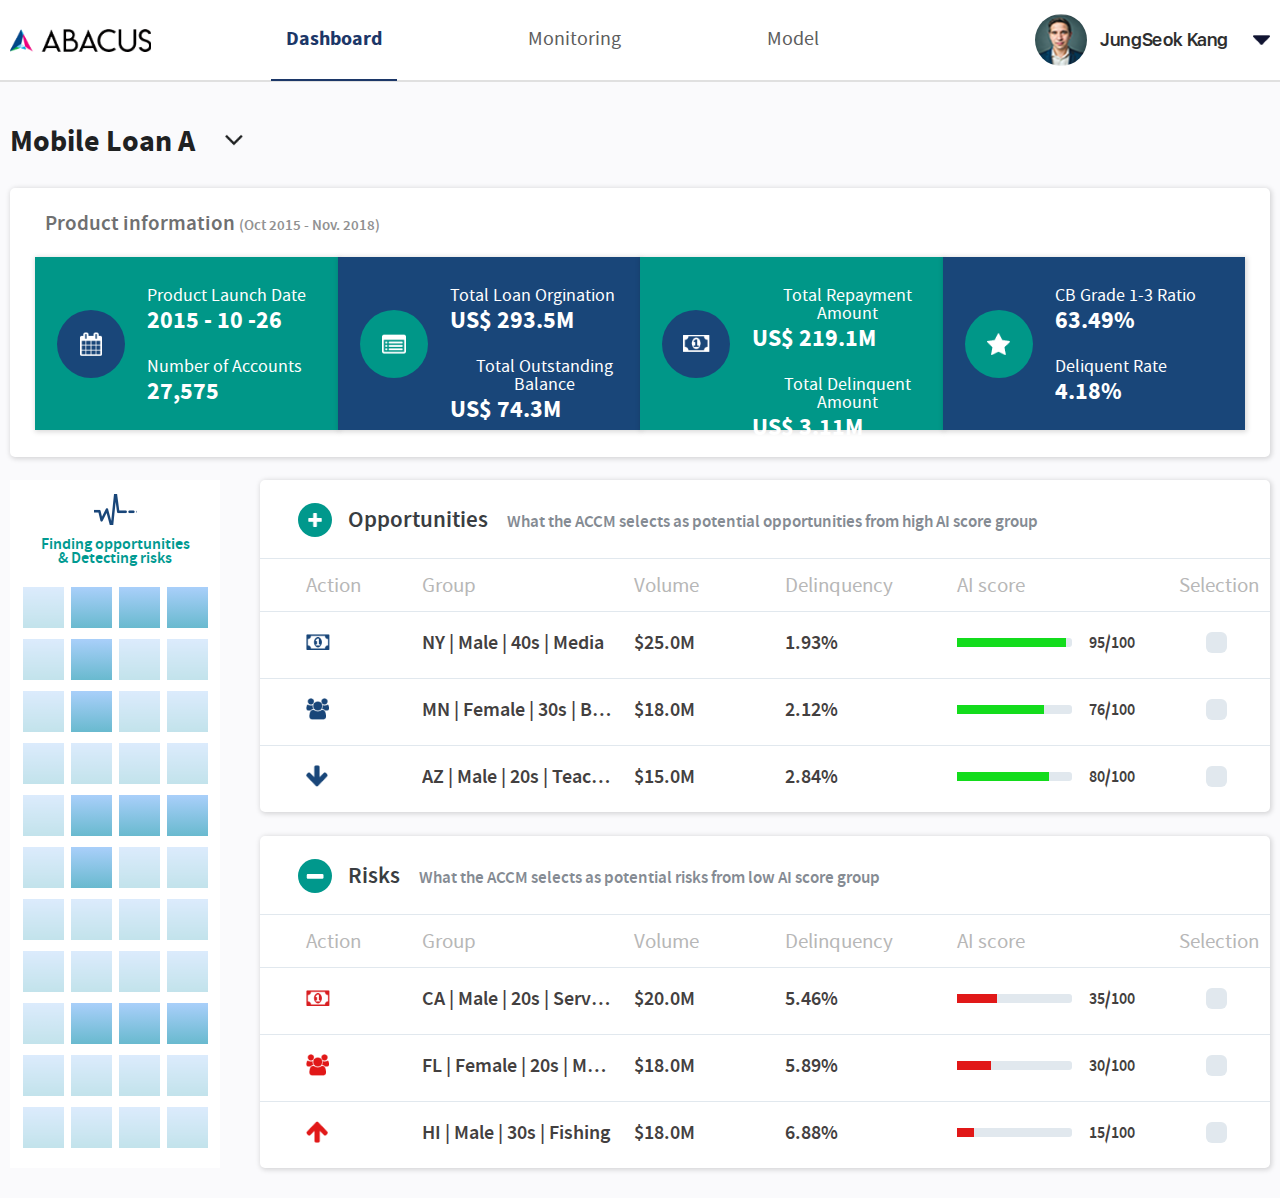
<file: index.html>
<!DOCTYPE html>
<html>
<head>
	<meta charset="UTF-8">
	<meta name="viewport" content="width=device-width, initial-scale=1.0">

	<link rel="shortcut icon" href="favicon.ico" type="image/x-icon">

	<meta name="format-detection" content="telephone=no">
	<meta http-equiv="X-UA-Compatible" content="IE=edge">

	<link rel="stylesheet" href="https://use.fontawesome.com/releases/v5.5.0/css/all.css" integrity="sha384-B4dIYHKNBt8Bc12p+WXckhzcICo0wtJAoU8YZTY5qE0Id1GSseTk6S+L3BlXeVIU"
	 crossorigin="anonymous">
	<link rel="stylesheet" href="css/main.css">

	<title>Aizen</title>
</head>

<body>
	<div class="app">
		<!--Header-->
		<header class="header">
			<div class="container">
				<div class="header-info">
					<a href="#" class="logo"></a>
					<nav class="header-nav">
						<ul>
							<li class="active-item">
								<a href="#">Dashboard</a>
							</li>
							<li>
								<a href="#">Monitoring</a>
							</li>
							<li>
								<a href="#">Model</a>
							</li>
						</ul>
					</nav>
				</div>
				<div class="header-user">
					<span class="header-user_icon"></span>
					<span class="header-user_name">JungSeok Kang</span>
					<button class="header-user_drop-icon"></button>
				</div>
			</div>
		</header>

		<!--wr-content-title -->
		<section class="wr-content-title">
			<div class="container">
				<div class="content-title-select">
					<select>
						<option value="Mobile Loan A">Mobile Loan A</option>
						<option value="Mobile Loan B">Mobile Loan B</option>
						<option value="Mobile Loan C">Mobile Loan C</option>
					</select>
				</div>				
			</div>
		</section>

		<!--wr-product-info -->
		<section class="wr-product-info">
			<div class="container">
				<div class="product-info block-style">
					<p class="product-info_title">Product information <span>(Oct 2015 - Nov. 2018)</span></p>
					<div class="product-info_cards">
						<div class="product-info_card product-info_card-green">
							<div class="card-icon card-icon-calendar"></div>
							<div class="card-info-block">
									<div class="card-info">
										<span class="card-info_title">Product Launch Date</span>
										<span class="card-info_content">2015 - 10 -26</span>
									</div>
									<div class="card-info">
										<span class="card-info_title">Number of Accounts</span>
										<span class="card-info_content">27,575</span>
									</div>
							</div>
						</div>
						<div class="product-info_card product-info_card-blue">
							<div class="card-icon card-icon-list"></div>
							<div class="card-info-block">
									<div class="card-info">
										<span class="card-info_title">Total Loan Orgination</span>
										<span class="card-info_content">US$ 293.5M</span>
									</div>
									<div class="card-info">
										<span class="card-info_title">Total Outstanding Balance</span>
										<span class="card-info_content">US$ 74.3M</span>
									</div>
							</div>
						</div>
						<div class="product-info_card product-info_card-green">
							<div class="card-icon card-icon-money"></div>
							<div class="card-info-block">
									<div class="card-info">
										<span class="card-info_title">Total Repayment Amount</span>
										<span class="card-info_content">US$ 219.1M</span>
									</div>
									<div class="card-info">
										<span class="card-info_title">Total Delinquent Amount</span>
										<span class="card-info_content">US$ 3.11M</span>
									</div>
							</div>
						</div>
						<div class="product-info_card product-info_card-blue">
							<div class="card-icon card-icon-star"></div>
							<div class="card-info-block">
									<div class="card-info">
										<span class="card-info_title">CB Grade 1-3 Ratio</span>
										<span class="card-info_content">63.49%</span>
									</div>
									<div class="card-info">
										<span class="card-info_title">Deliquent Rate</span>
										<span class="card-info_content">4.18%</span>
									</div>
							</div>
						</div>
					</div>
				</div>
			</div>
		</section>

		<!--wr-OpportunityRisks -->
		<section class="wr-OpportunityRisks">
			<div class="container">
				<div class="opportunityRisks-preview">
					<span class="preview-icon"></span>
					<span class="preview-title">Finding opportunities & Detecting risks</span>
					<div class="preview-animation">
						<span class="green-square"></span>
						<span class="blue-square"></span>
						<span class="blue-square"></span>
						<span class="blue-square"></span>
						
						<span></span>
						<span class="blue-square"></span>
						<span class="green-square delay1"></span>
						<span class="green-square delay2"></span>
						
						<span></span>
						<span class="blue-square"></span>
						<span></span>
						<span></span>
						
						<span></span>
						<span class="green-square"></span>
						<span></span>
						<span></span>
						
						<span></span>
						<span class="blue-square"></span>
						<span class="blue-square"></span>
						<span class="blue-square"></span>
						
						<span></span>
						<span class="blue-square"></span>
						<span class="green-square delay2"></span>
						<span class="green-square delay1"></span>
						
						<span></span>
						<span></span>
						<span></span>
						<span></span>
						
						<span class="red-square delay1"></span>
						<span></span>
						<span></span>
						<span></span>
						
						<span></span>
						<span class="blue-square"></span>
						<span class="blue-square"></span>
						<span class="blue-square"></span>
						
						<span></span>
						<span class="red-square"></span>
						<span></span>
						<span></span>
						
						<span></span>
						<span></span>
						<span></span>
						<span></span>
					</div>
				</div>
				<div class="opportunityRisks-tables">
					<div class="table-block block-style opportunity">
						<div class="table-block_header">
							<div class="table-block_header-name opportunity">
								<span class="table-block_header-name-icon"></span>
								<span class="table-block_header-name-title">Opportunities</span>
							</div>
							<span class="table-block_header-title">What the ACCM selects as potential opportunities from high AI score group</span>
						</div>
						<table class="table table-opportunity">
							<tr>
								<th class="table_action">Action</th>
								<th class="table_group">Group</th> 
								<th class="table_volume">Volume</th>
								<th class="table_delinquency">Delinquency</th> 
								<th class="table_score">AI score</th>
								<th class="table_selection">Selection</th> 
							</tr>
							<tr>
								<td class="table_action">
									<img class="icon-money" src="./images/icon-money-table-plus.png" alt="">
								</td>
								<td class="table_group">NY | Male | 40s | Media</td> 
								<td class="table_volume">$25.0M</td>
								<td class="table_delinquency">1.93%</td>
								<td class="table_score">
									<div>
										<span class="table_score-percent first-value"></span>
										<span class="table_score-value">95/100</span>
									</div>
								</td> 
								<td class="table_selection">
									<div class="table_selection-checkbox">									
										<label>
											<input type="checkbox">
											<span></span>
										</label>
									</div>
								</td>
							</tr>
							<tr>
								<td class="table_action">
									<img class="icon-people" src="./images/icon-people-plus.png" alt="">
								</td>
								<td class="table_group">MN | Female | 30s | Business</td>
								<td class="table_volume">$18.0M</td> 							
								<td class="table_delinquency">2.12%</td> 
								<td class="table_score">
									<div>
										<span class="table_score-percent second-value"></span>
										<span class="table_score-value">76/100</span>
									</div></td> 
								<td class="table_selection">
									<div class="table_selection-checkbox">									
										<label>
												<input type="checkbox">
												<span></span>
										</label>
									</div>
								</td>
							</tr>
							<tr>
								<td class="table_action">
									<img class="icon-arrow-down" src="./images/icon-arrow-down-plus.png" alt="">
								</td>
								<td class="table_group">AZ | Male | 20s | Teaching</td>
								<td class="table_volume">$15.0M</td> 							
								<td class="table_delinquency">2.84%</td> 
								<td class="table_score">
									<div>
										<span class="table_score-percent third-value"></span>
										<span class="table_score-value">80/100</span>
									</div>
								</td> 
								<td class="table_selection">
									<div class="table_selection-checkbox">									
										<label>
											<input type="checkbox">
											<span></span>
										</label>
									</div>
								</td>
							</tr>
						</table>
					</div>
					<div class="table-block block-style risk">
						<div class="table-block_header">
							<div class="table-block_header-name opportunity">
								<span class="table-block_header-name-icon"></span>
								<span class="table-block_header-name-title">Risks</span>
							</div>
							<span class="table-block_header-title">What the ACCM selects as potential risks from low AI score group</span>
						</div>
						<table class="table table-risks">
							<tr>
								<th class="table_action">Action</th>
								<th class="table_group">Group</th> 
								<th class="table_volume">Volume</th>
								<th class="table_delinquency">Delinquency</th> 
								<th class="table_score">AI score</th>
								<th class="table_selection">Selection</th> 
							</tr>
							<tr>
								<td class="table_action">
									<img class="icon-money" src="./images/icon-money-table-minus.png" alt="">
								</td>
								<td class="table_group">CA | Male | 20s | Service</td> 
								<td class="table_volume">$20.0M</td>
								<td class="table_delinquency">5.46%</td>
								<td class="table_score">
									<div>
										<span class="table_score-percent first-value"></span>
										<span class="table_score-value">35/100</span>
									</div>
								</td> 
								<td class="table_selection">
									<div class="table_selection-checkbox">									
										<label>
											<input type="checkbox">
											<span></span>
										</label>
									</div>
								</td>
							</tr>
							<tr>
								<td class="table_action">
									<img class="icon-people" src="./images/icon-people-minus.png" alt="">
								</td>
								<td class="table_group">FL | Female | 20s | Medical</td>
								<td class="table_volume">$18.0M</td> 							
								<td class="table_delinquency">5.89%</td> 
								<td class="table_score">
									<div>
										<span class="table_score-percent second-value"></span>
										<span class="table_score-value">30/100</span>
									</div></td> 
								<td class="table_selection">
									<div class="table_selection-checkbox">									
										<label>
												<input type="checkbox">
												<span></span>
										</label>
									</div>
								</td>
							</tr>
							<tr>
									<td class="table_action">
										<img class="icon-arrow-down" src="./images/icon-arrow-up-minus.png" alt="">
									</td>
									<td class="table_group">HI | Male | 30s | Fishing</td>
									<td class="table_volume">$18.0M</td> 							
									<td class="table_delinquency">6.88%</td> 
									<td class="table_score">
										<div>
											<span class="table_score-percent third-value"></span>
											<span class="table_score-value">15/100</span>
										</div>
									</td> 
									<td class="table_selection">
										<div class="table_selection-checkbox">									
											<label>
												<input type="checkbox">
												<span></span>
											</label>
										</div>
									</td>
								</tr>
						</table>
					</div>
				</div>
			</div>
		</section>

		<!--wr-observ-period -->
		<section class="wr-observ-period head-page">
			<div class="container">
				<div class="observ-period">
					<div class="observ-period_content">
						<p>
							<span>If applies all,</span>
							<span>+14% PROJECTED NET INCOME</span>
							<span>vs. status-quo</span>
						</p>
						<a href="./index1-1.html">Explore More</a>
					</div>						
				</div>
			</div>
		</section>
	</div>

	<!-- JS -->
	<script type="text/javascript" src="js/main.js"></script>

</body>

</html>
</file>
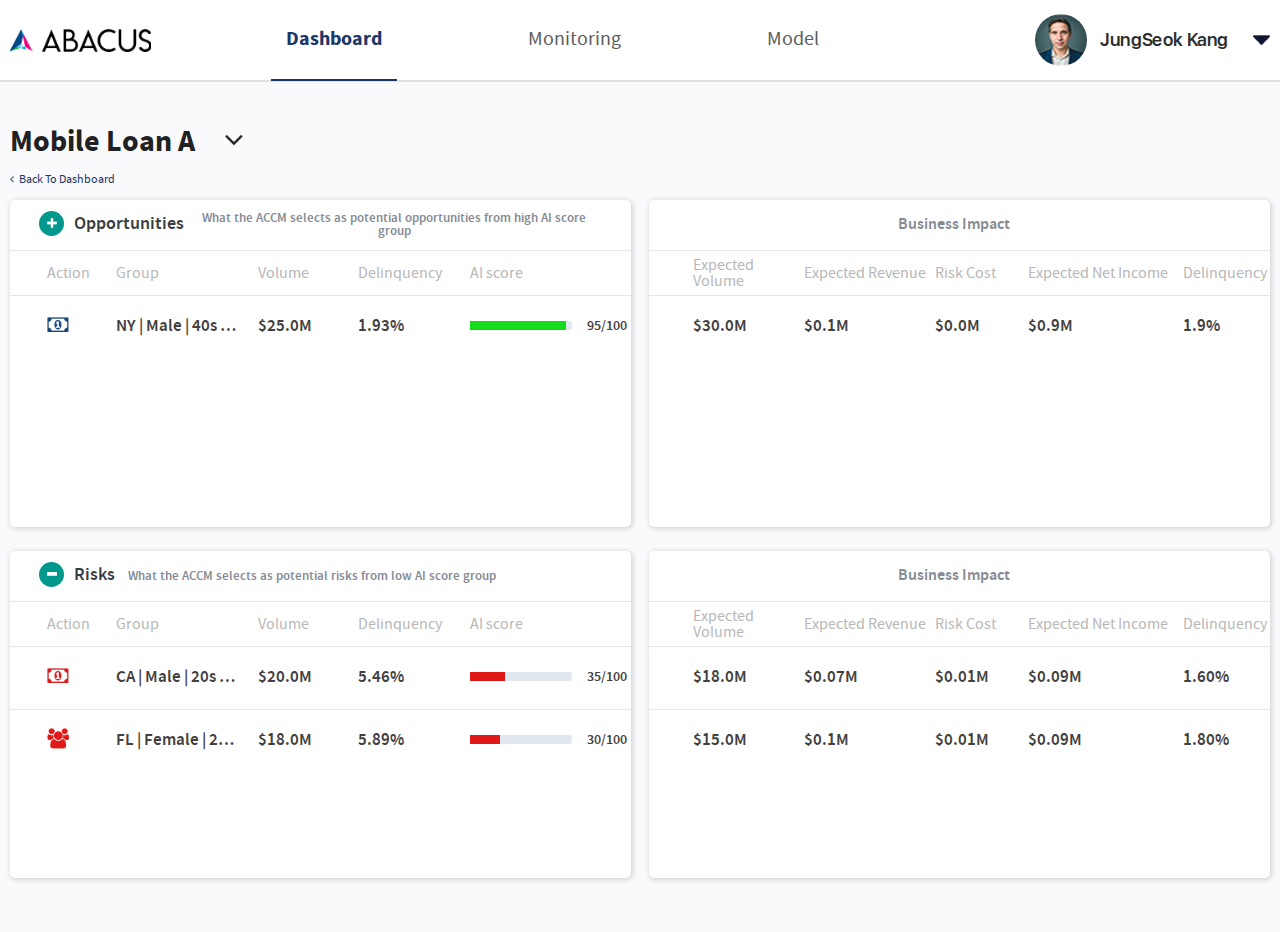
<file: index1-1.html>
<!DOCTYPE html>
<html>
<head>
	<meta charset="UTF-8">
	<meta name="viewport" content="width=device-width, initial-scale=1.0">

	<link rel="shortcut icon" href="favicon.ico" type="image/x-icon">

	<meta name="format-detection" content="telephone=no">
	<meta http-equiv="X-UA-Compatible" content="IE=edge">

	<link rel="stylesheet" href="https://use.fontawesome.com/releases/v5.5.0/css/all.css" integrity="sha384-B4dIYHKNBt8Bc12p+WXckhzcICo0wtJAoU8YZTY5qE0Id1GSseTk6S+L3BlXeVIU"
	 crossorigin="anonymous">
	<link rel="stylesheet" href="css/main.css">

	<title>Aizen - Transition Page</title>
</head>

<body>
	<div class="app">
		<!--Header-->
		<header class="header">
			<div class="container">
				<div class="header-info">
					<a href="#" class="logo"></a>
					<nav class="header-nav">
						<ul>
							<li class="active-item">
								<a href="#">Dashboard</a>
							</li>
							<li>
								<a href="#">Monitoring</a>
							</li>
							<li>
								<a href="#">Model</a>
							</li>
						</ul>
					</nav>
				</div>
				<div class="header-user">
					<span class="header-user_icon"></span>
					<span class="header-user_name">JungSeok Kang</span>
					<button class="header-user_drop-icon"></button>
				</div>
			</div>
		</header>

		<!--wr-content-title -->
		<section class="wr-content-title">
			<div class="container">
				<div class="content-title-select">
					<select>
						<option value="Mobile Loan A">Mobile Loan A</option>
						<option value="Mobile Loan B">Mobile Loan B</option>
						<option value="Mobile Loan C">Mobile Loan C</option>
					</select>					
				</div>
				<a href="./index.html">Back To Dashboard</a>
			</div>
		</section>

		<!--wr-OpportunityRisks -->
		<section class="wr-OpportunityRisks small-tables second-page">
			<div class="container">
				<div class="opportunityRisks-tables" id="table1">
					<div class="table-block block-style opportunity">
						<div class="table-block_header">
							<div class="table-block_header-name opportunity">
								<span class="table-block_header-name-icon"></span>
								<span class="table-block_header-name-title">Opportunities</span>
							</div>
							<span class="table-block_header-title">What the ACCM selects as potential opportunities from high AI score group</span>
						</div>
						<table class="table table-opportunity">
							<tr>
								<th class="table_action">Action</th>
								<th class="table_group">Group</th> 
								<th class="table_volume">Volume</th>
								<th class="table_delinquency">Delinquency</th> 
								<th class="table_score">AI score</th>
							</tr>
							<tr data-url="./step1.html">
								<td class="table_action">
									<img src="./images/icon-money-table-plus.png" alt="">
								</td>
								<td class="table_group">
									<a href="./step1.html">NY | Male | 40s | Media</a>									
								</td> 
								<td class="table_volume">$25.0M</td>
								<td class="table_delinquency">1.93%</td>
								<td class="table_score">
									<div>
										<span class="table_score-percent first-value"></span>
										<span class="table_score-value">95/100</span>
									</div>
								</td>
							</tr>
						</table>
					</div>
					<div class="table-block block-style default-table">
						<div class="table-block_header">
							<span class="table-block_header-title">Business Impact</span>
						</div>
						<table class="table table-risks">
							<tr>
								<th class="table_expected-volume">Expected Volume</th>
								<th class="table_expected-revenue">Expected Revenue</th> 
								<th class="table_risk-cost">Risk Cost</th>
								<th class="table_expected-net-income">Expected Net Income</th>
								<th class="table_delinquency">Delinquency</th> 
							</tr>
							<tr data-url="./step1.html">
								<td class="table_expected-volume">$30.0M</td>
								<td class="table_expected-revenue">$0.1M</td> 
								<td class="table_risk-cost">$0.0M</td>
								<td class="table_expected-net-income">$0.9M</td>
								<td class="table_delinquency">1.9%</td>
							</tr>
						</table>
					</div>
				</div>
			</div>
		</section>

		<!--wr-OpportunityRisks -->
		<section class="wr-OpportunityRisks small-tables second-page">
			<div class="container">
				<div class="opportunityRisks-tables" id="table2">
					<div class="table-block block-style risk">
						<div class="table-block_header">
							<div class="table-block_header-name opportunity">
								<span class="table-block_header-name-icon"></span>
								<span class="table-block_header-name-title">Risks</span>
							</div>
							<span class="table-block_header-title">What the ACCM selects as potential risks from low AI score group</span>
						</div>
						<table class="table table-risks">
							<tr>
								<th class="table_action">Action</th>
								<th class="table_group">Group</th> 
								<th class="table_volume">Volume</th>
								<th class="table_delinquency">Delinquency</th> 
								<th class="table_score">AI score</th>
							</tr>
							<tr data-url="./step1.html">
								<td class="table_action">
									<img src="./images/icon-money-table-minus.png" alt="">
								</td>
								<td class="table_group">CA | Male | 20s | Service</td> 
								<td class="table_volume">$20.0M</td>
								<td class="table_delinquency">5.46%</td>
								<td class="table_score">
									<div>
										<span class="table_score-percent first-value"></span>
										<span class="table_score-value">35/100</span>
									</div>
								</td>
							</tr>
							<tr data-url="./step1.html">
								<td class="table_action">
									<img src="./images/icon-people-minus.png" alt="">
								</td>
								<td class="table_group">FL | Female | 20s | Medical</td>
								<td class="table_volume">$18.0M</td> 							
								<td class="table_delinquency">5.89%</td> 
								<td class="table_score">
									<div>
										<span class="table_score-percent second-value"></span>
										<span class="table_score-value">30/100</span>
									</div>
								</td>
							</tr>
						</table>
					</div>
					<div class="table-block block-style default-table">
						<div class="table-block_header">
							<span class="table-block_header-title">Business Impact</span>
						</div>
						<table class="table table-risks">
							<tr>
								<th class="table_expected-volume">Expected Volume</th>
								<th class="table_expected-revenue">Expected Revenue</th> 
								<th class="table_risk-cost">Risk Cost</th>
								<th class="table_expected-net-income">Expected Net Income</th>
								<th class="table_delinquency">Delinquency</th> 
							</tr>
							<tr data-url="./step1.html">
								<td class="table_expected-volume">$18.0M</td>
								<td class="table_expected-revenue">$0.07M</td> 
								<td class="table_risk-cost">$0.01M</td>
								<td class="table_expected-net-income">$0.09M</td>
								<td class="table_delinquency">1.60%</td>
							</tr>
							<tr data-url="./step1.html">
								<td class="table_expected-volume">$15.0M</td>
								<td class="table_expected-revenue">$0.1M</td> 
								<td class="table_risk-cost">$0.01M</td>
								<td class="table_expected-net-income">$0.09M</td>
								<td class="table_delinquency">1.80%</td>
							</tr>
						</table>
					</div>
				</div>
			</div>
		</section>
	</div>

	<!-- JS -->
	<script type="text/javascript" src="js/jquery-3.3.1.min.js"></script>
	<script type="text/javascript" src="js/transitionPage.js"></script>
	<script type="text/javascript" src="js/hoverRowTables.js"></script>

</body>

</html>
</file>
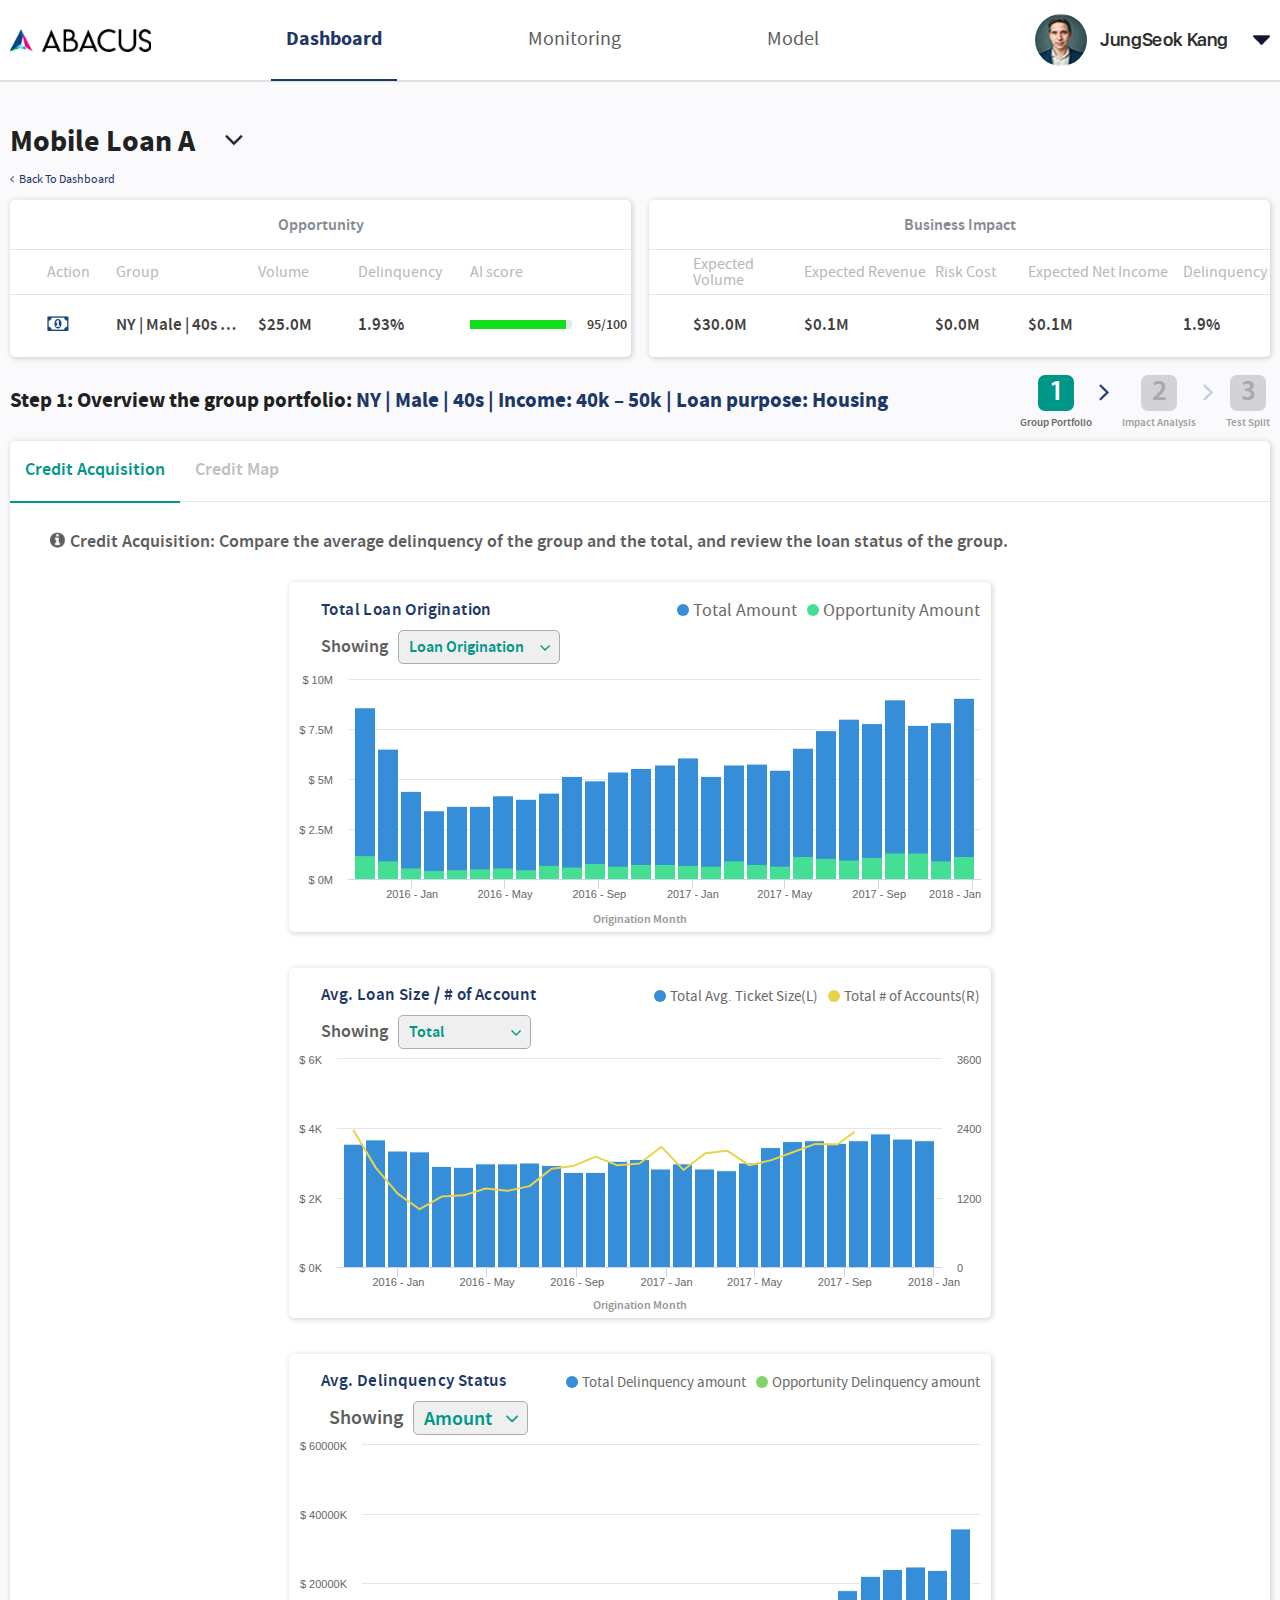
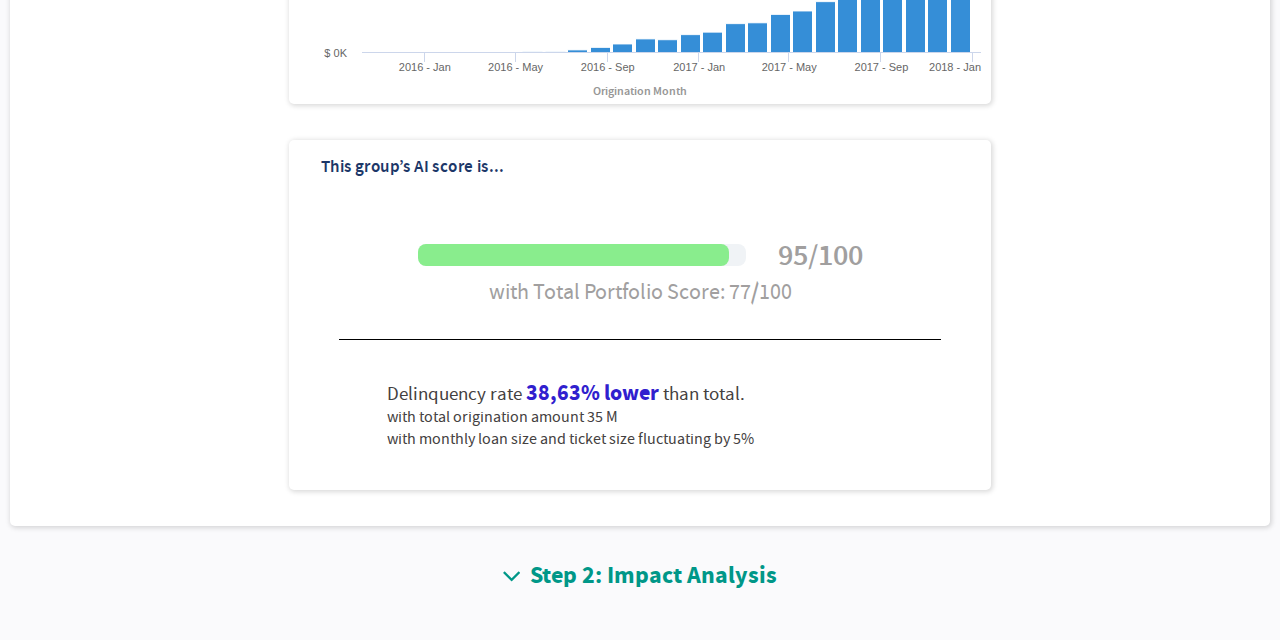
<file: step1.html>
<!DOCTYPE html>
<html>
<head>
	<meta charset="UTF-8">
	<meta name="viewport" content="width=device-width, initial-scale=1.0">

	<link rel="shortcut icon" href="favicon.ico" type="image/x-icon">

	<meta name="format-detection" content="telephone=no">
	<meta http-equiv="X-UA-Compatible" content="IE=edge">

	<link rel="stylesheet" href="https://use.fontawesome.com/releases/v5.5.0/css/all.css" integrity="sha384-B4dIYHKNBt8Bc12p+WXckhzcICo0wtJAoU8YZTY5qE0Id1GSseTk6S+L3BlXeVIU"
	 crossorigin="anonymous">
	<link rel="stylesheet" href="css/main.css">

	<title>Aizen - Steps</title>
</head>

<body>
	<div class="app">
		<!--Header-->
		<header class="header">
			<div class="container">
				<div class="header-info">
					<a href="#" class="logo"></a>
					<nav class="header-nav">
						<ul>
							<li class="active-item">
								<a href="#">Dashboard</a>
							</li>
							<li>
								<a href="#">Monitoring</a>
							</li>
							<li>
								<a href="#">Model</a>
							</li>
						</ul>
					</nav>
				</div>
				<div class="header-user">
					<span class="header-user_icon"></span>
					<span class="header-user_name">JungSeok Kang</span>
					<button class="header-user_drop-icon"></button>
				</div>
			</div>
		</header>

		<!--wr-content-title -->
		<section class="wr-content-title">
			<div class="container">
				<div class="content-title-select">
					<select>
						<option value="Mobile Loan A">Mobile Loan A</option>
						<option value="Mobile Loan B">Mobile Loan B</option>
						<option value="Mobile Loan C">Mobile Loan C</option>
					</select>
				</div>
				<a href="./index.html">Back To Dashboard</a>
			</div>
		</section>

		<!--wr-OpportunityRisks -->
		<section class="wr-OpportunityRisks small-tables">
			<div class="sticky-anchor"></div>
			<div class="container sticky-content">
				<div class="opportunityRisks-tables" id="table1">
					<div class="table-block block-style opportunity">
						<div class="table-block_header">
							<span class="table-block_header-title">Opportunity</span>
						</div>
						<table class="table table-opportunity">
							<tr>
								<th class="table_action">Action</th>
								<th class="table_group">Group</th> 
								<th class="table_volume">Volume</th>
								<th class="table_delinquency">Delinquency</th> 
								<th class="table_score">AI score</th>
							</tr>
							<tr>
								<td class="table_action">
									<img src="./images/icon-money-table-plus.png" alt="">
								</td>
								<td class="table_group">NY | Male | 40s | Media</td> 
								<td class="table_volume">$25.0M</td>
								<td class="table_delinquency">1.93%</td>
								<td class="table_score">
									<div>
										<span class="table_score-percent first-value"></span>
										<span class="table_score-value">95/100</span>
									</div>
								</td>
							</tr>
						</table>
					</div>
					<div class="table-block block-style default-table">
						<div class="table-block_header">
							<span class="table-block_header-title">Business Impact
							</span>
						</div>
						<table class="table table-risks">
							<tr>
								<th class="table_expected-volume">Expected Volume</th>
								<th class="table_expected-revenue">Expected Revenue</th> 
								<th class="table_risk-cost">Risk Cost</th>
								<th class="table_expected-net-income">Expected Net Income</th>
								<th class="table_delinquency">Delinquency</th> 
							</tr>
							<tr>
								<td class="table_expected-volume">$30.0M</td>
								<td class="table_expected-revenue">$0.1M</td> 
								<td class="table_risk-cost">$0.0M</td>
								<td class="table_expected-net-income">$0.1M</td>
								<td class="table_delinquency">1.9%</td>
							</tr>
						</table>
					</div>
				</div>
			</div>
		</section>

		<section class="step1" id="step1">
			<!--wr-steps -->
			<section class="wr-steps">
				<div class="container">
					<h3 class="wr-steps_title">Step 1: Overview the group portfolio:<span> NY | Male | 40s | Income: 40k – 50k | Loan purpose: Housing</span></h3>
					<ul>
						<li class="wr-steps_step active">
							<span class="wr-steps_step-icon">1</span>
							<span class="wr-steps_step-title">Group Portfolio </span>
						</li>
						<li class="wr-steps_step">
							<span class="wr-steps_step-icon">2</span>
							<span class="wr-steps_step-title">Impact Analysis</span>
						</li>
						<li class="wr-steps_step">
							<span class="wr-steps_step-icon">3</span>
							<span class="wr-steps_step-title">Test Split</span>
						</li>
					</ul>
				</div>
			</section>

			<!--wr-tab-block -->
			<section class="wr-tab-block">
				<div class="container">
					<div class="tab-block block-style">
						<ul class="wr-tab_tabs">
							<li class="wr-tab_tab"><a href="#" class="active" id="tab1">Credit Acquisition </a></li>
							<li class="wr-tab_tab"><a href="#" id="tab2">Credit Map</a></li>
						</ul>
					
						<div id="tab-content1" class="wr-tab_tab-content active">
							<p class="charts-info">Credit Acquisition: <span>Compare the average delinquency of the group and the total, and review the loan status of the group.</span></p>
							<div class="charts">
								<div class="chart1 chart">
									<div class="chart-header">
										<p class="chart-title">Total <span>Loan Origination</span></p>
										<div id="customLegendChart1-1" class="chart-labels"></div>
										<div id="customLegendChart1-2" class="chart-labels"></div>
										<div id="customLegendChart1-3" class="chart-labels"></div>
									</div>
									<div class="select-chart">
										<p class="select-chart-title">Showing</p>
										<div class="select-chart-block">
											<select id="smallChart1">
												<option value="chart1-1">Loan Origination</option>
												<option value="chart1-2">Loan Balance</option>
												<option value="chart1-3">Loan Rate</option>
											</select>
										</div>
									</div>									
									<div id="chart1-1"></div>
									<div id="chart1-2"></div>
									<div id="chart1-3"></div>
									<p class="x-line-name">Origination Month</p>
								</div>
								<div class="chart2 chart">
									<div class="chart-header">
										<p class="chart-title">Avg. Loan Size / # of Account</p>
										<div id="customLegendChart2-1" class="chart-labels"></div>
										<div id="customLegendChart2-2" class="chart-labels"></div>
									</div>
									<div class="select-chart">
										<p class="select-chart-title">Showing</p>
										<div class="select-chart-block">
											<select id="smallChart2">
												<option value="chart2-1">Total</option>
												<option value="chart2-2">Opportunity</option>
											</select>
										</div>
									</div>	
									<div id="chart2-1"></div>
									<div id="chart2-2"></div>
									<p class="x-line-name">Origination Month</p>
								</div>
								<div class="chart3 chart">
									<div class="chart-header">
										<p class="chart-title">Avg. Delinquency Status</p>
										<div id="customLegendChart3-1" class="chart-labels"></div>
										<div id="customLegendChart3-2" class="chart-labels"></div>
									</div>
									<div class="select-chart">
										<p class="select-chart-title">Showing</p>
										<div class="select-chart-block">
											<select id="smallChart3">
												<option value="chart3-1">Amount</option>
												<option value="chart3-2">Rate</option>
											</select>
										</div>
									</div>
									<div id="chart3-1"></div>
									<div id="chart3-2"></div>
									<p class="x-line-name">Origination Month</p>
								</div>
								<div class="chart4 chart">
									<div class="chart-header">
										<p class="chart-title">This group’s AI score is...</p>
									</div>			
									<div class="chart_score">
										<div>
											<span class="chart_score-percent"></span>
											<span class="chart_score-value">95/100</span>
										</div>
										<p>with Total Portfolio Score: 77/100</p>
									</div>
									<div class="chart-footer">
										<p>Delinquency rate <span>38,63% lower</span> than total.</p>
										<p>with total origination amount 35 M </p>
										<p>with monthly loan size and ticket size fluctuating by 5%</p>
									</div>
								</div>
							</div>
						</div>
						<div id="tab-content2" class="wr-tab_tab-content tab-content2">
							<p class="charts-info">Credit Map: <span>monitor the future risk level by early AI indicators.</span></p>
							<div class="select-chart">
								<p class="select-chart-title">Showing</p>
								<div class="select-chart-block">
									<select id="bigChart">
										<option value="chart4-1">Ever5+</option>
										<option value="chart4-2">Ever10+</option>
										<option value="chart4-3">Ever30+</option>
									</select>
								</div>
							</div>
							<div class="chart5 chart">
								<div class="chart-header">
									<p class="chart-title">Credit Risk Level <span>by Vintage</span></p>
									<div id="customLegendChart4-1" class="chart-labels"></div>
									<div id="customLegendChart4-2" class="chart-labels"></div>
									<div id="customLegendChart4-3" class="chart-labels"></div>
								</div>									
								<div id="chart4-1"></div>
								<div id="chart4-2"></div>
								<div id="chart4-3"></div>
								<p class="x-line-name">Months</p>
							</div>
						</div>
					</div>
				</div>
			</section>

			<div class="next-step">
				<a href="#" data-step="step2">Step 2: Impact Analysis</a>
			</div>
		</section>

		<section class="step2" id="step2" name="step2">
			<!--wr-steps -->
			<section class="wr-steps">
				<div class="container">
					<h3 class="wr-steps_title">Step 2: Define the risk level and potential business impact</h3>
					<ul>
						<li class="wr-steps_step active">
							<span class="wr-steps_step-icon">1</span>
							<span class="wr-steps_step-title">Group Portfolio </span>
						</li>
						<li class="wr-steps_step active">
							<span class="wr-steps_step-icon">2</span>
							<span class="wr-steps_step-title">Impact Analysis</span>
						</li>
						<li class="wr-steps_step">
							<span class="wr-steps_step-icon">3</span>
							<span class="wr-steps_step-title">Test Split</span>
						</li>
					</ul>
				</div>
			</section>

			<!--wr-step-content -->
			<section class="wr-step-content">
				<div class="container">
					<div class="step-content block-style">
						<div class="step-content_block choose">
							<h3>1. Select the action method</h3>
							<span class="subtitle">Choose which method you want to employ for the opportunity model</span>
							<div class="step-content_choose-block">
								<button class="active">
									<span class="icon-money icon-btn"></span>
									Increase loan amount
								</button>
								<button class="second-btn-color">
									<span class="icon-people icon-btn"></span>
									Accept more applicants
								</button>
								<button>
									<span class="icon-arrow-down icon-btn"></span>
									Decrease interest rates
								</button>
							</div>
						</div>
						<span class="vertical-line"></span>
						<div class="step-content_block adjust">
							<h3>2. Adjust the degree</h3>
							<span class="subtitle">Decide the degree of the action method chosen</span>
							<div>
								<p>Action method: <span id="action-method">Increase loan amount</span></p>
								<div class="block-score step-content_step2-slider">
									<input type="range" min="1" max="100" value="20" class="slider" id="step2-slider">
									<div class="active-range"></div>								
								</div>
								<div class="score-value">
									<p>+<span class="slider-active"></span>%</p>
								</div>
							</div>
						</div>
						<span class="vertical-line"></span>
						<div class="step-content_block predict">
							<h3>3. Predict the potential effect</h3>
							<span class="subtitle">Verify the potential effect along with the action method and the degree</span>
							<div class="step-content_predict-block">
								<div class="predict-small-block">
									<div>
										<p>Expected Volume</p>
										<p class="step-content_predict-block-value">
											<span>$</span>
											<span id="expectedVolume"></span>
											<span>M</span>
										</p>
									</div>
									<div>
										<p>Expected Revenue</p>
										<p class="step-content_predict-block-value consist-values">
											<span>$</span>
											<span id="expectedRevenue"></span>
											<span>M</span>
										</p>
										<span class="predict-small-block_clarify">(Risk Reduction: 0.01M)</span>
									</div>
								</div>
								<div class="predict-big-block">
									<p>Expected Net Income</p>
									<p class="step-content_predict-block-value">
										<span>$</span>
										<span id="expectedNetIncome"></span>
										<span>M</span>
									</p>
								</div>
							</div>
						</div>
					</div>
				</div>
			</section>

			<div class="next-step">
				<a href="#" data-step="step3">Step 3: Test Split</a>
			</div>
		</section>

		<section class="step3" id="step3" name="step3">
			<!--wr-steps -->
			<section class="wr-steps">
				<div class="container">
					<h3 class="wr-steps_title">Step 3: Split the test programme and decide how you will validate</h3>
					<ul>
						<li class="wr-steps_step active">
							<span class="wr-steps_step-icon">1</span>
							<span class="wr-steps_step-title">Group Portfolio </span>
						</li>
						<li class="wr-steps_step active">
							<span class="wr-steps_step-icon">2</span>
							<span class="wr-steps_step-title">Impact Analysis</span>
						</li>
						<li class="wr-steps_step active">
							<span class="wr-steps_step-icon">3</span>
							<span class="wr-steps_step-title">Test Split</span>
						</li>
					</ul>
				</div>
			</section>

			<!--wr-step-content -->
			<section class="wr-step-content step3">
				<div class="container">
					<div class="step-content block-style">
						<div class="step-content_block">
							<h3>1. Select the size of your test programme</h3>
							<span class="subtitle">The percentage of data allocated to the test program set – must be between 0% – 80%</span>
							<div class="step-content_step3-slider">
								<input type="range" min="1" max="100" value="20" class="slider" id="step3-slider">
								<div class="active-range">
									<p class="range-title">TEST</p>
									<p><span class="slider-active"></span>%(<span class="slider-active-cost"></span>M)</p>
								</div>
								<div class="rest-range">
									<p class="range-title">HOLDOUT</p>
									<p><span class="slider-rest"></span>%(<span class="slider-rest-cost"></span>M)</p>
								</div>
							</div>
						</div>
						<span class="vertical-line"></span>
						<div class="step-content_block validation-goal">
							<h3>2. Select a validation goal</h3>
							<div>
								<div class="validation-goal_step">
									<span class="icon-people"></span>
									<p><span id="split-test-value"></span>% of the group get an increase of loan amount by <span id="valueLoanAmount"></span>%</p>
								</div>
								<span class="vertical-line"></span>
								<div class="validation-goal_step">
									<span class="icon-period"></span>
									<p>Test period</p>
								</div>
								<span class="vertical-line"></span>
								<div class="validation-goal_step">
									<div class="validation-goal_step-title">
										<span >1.93% </span>
										<span class="icon-edit"></span>
									</div>								
									<p>Delinquency with 20% increase in loan amount</p>
								</div>
							</div>
							<button>Save the option</button>
						</div>
					</div>
				</div>
			</section>

			<!--wr-observ-period -->
			<section class="wr-observ-period">
					<div class="container">
						<div class="observ-period">
							<span class="observ-period_caption">Observation period</span>
							<div class="observ-period_content">
								<div>							
									<label><input type="date" data-placeholder="2018 - 12" required aria-required="true" /></label>
									<label><input type="date" data-placeholder="2019 - 02" required aria-required="true" /></label>
								</div>
								<p>
									<span>If applies all,</span>
									<span>+14% PROJECTED NET INCOME</span>
									<span>vs. status-quo</span>
								</p>
								<a href="#">Run the module</a>
							</div>						
						</div>
					</div>
			</section>
		</section>

	</div>

		<!-- JS -->
		<script type="text/javascript" src="js/jquery-3.3.1.min.js"></script>
		<script type="text/javascript" src="js/fixedTable.js"></script>
		<script type="text/javascript" src="js/hoverRowTables.js"></script>
		<script type="text/javascript" src="js/scrollPage.js"></script>
		<script type="text/javascript" src="js/highcharts.js"></script>
		<script type="text/javascript" src="js/mainCharts.js"></script>

</body>
</html>
</file>
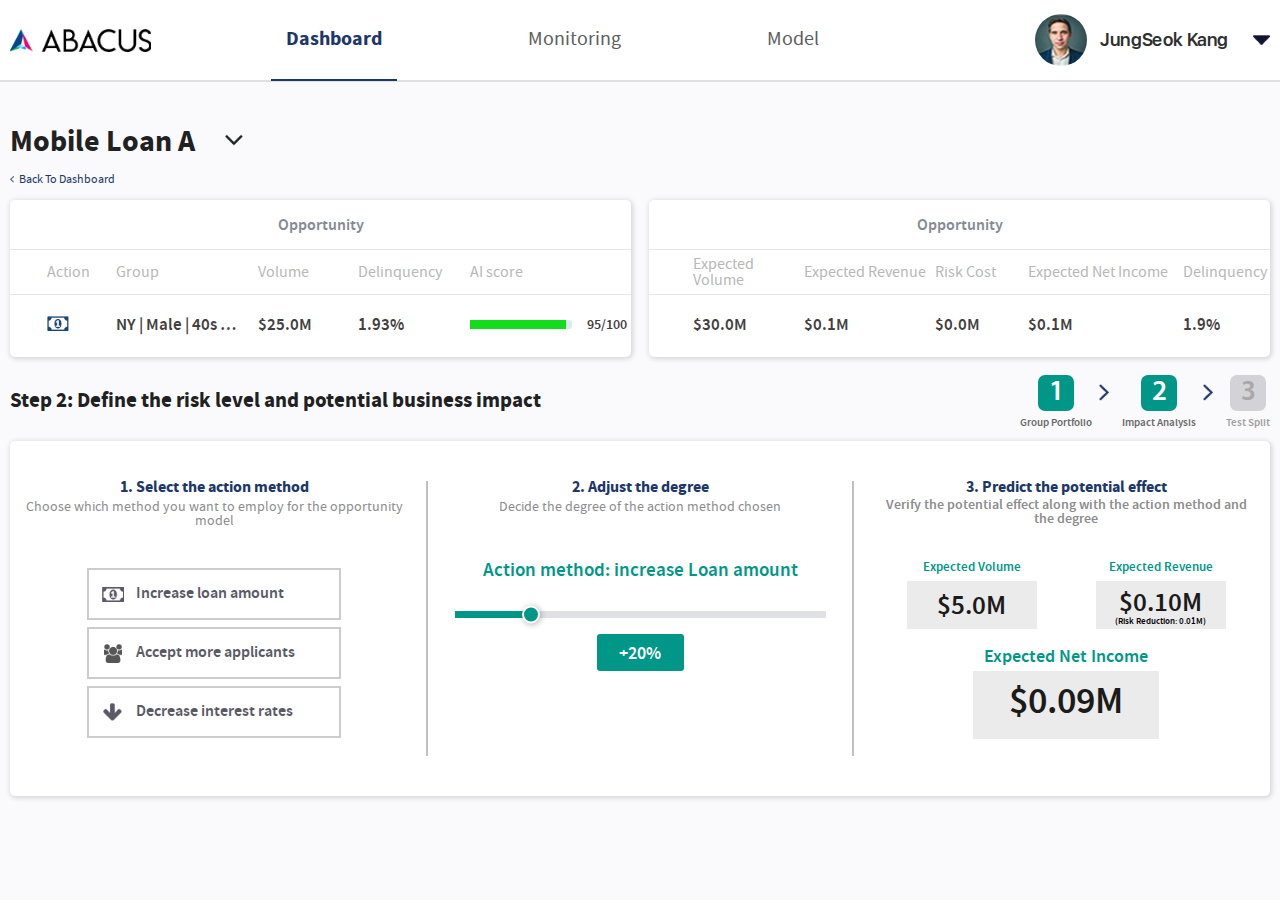
<file: step2.html>
<!DOCTYPE html>
<html>
<head>
	<meta charset="UTF-8">
	<meta name="viewport" content="width=device-width, initial-scale=1.0">

	<link rel="shortcut icon" href="favicon.ico" type="image/x-icon">

	<meta name="format-detection" content="telephone=no">
	<meta http-equiv="X-UA-Compatible" content="IE=edge">

	<link rel="stylesheet" href="https://use.fontawesome.com/releases/v5.5.0/css/all.css" integrity="sha384-B4dIYHKNBt8Bc12p+WXckhzcICo0wtJAoU8YZTY5qE0Id1GSseTk6S+L3BlXeVIU"
	 crossorigin="anonymous">
	<link rel="stylesheet" href="css/main.css">

	<title>Aizen</title>
</head>

<body>
	<div class="app">
		<!--Header-->
		<header class="header">
			<div class="container">
				<div class="header-info">
					<a href="#" class="logo"></a>
					<nav class="header-nav">
						<ul>
							<li class="active-item">
								<a href="#">Dashboard</a>
							</li>
							<li>
								<a href="#">Monitoring</a>
							</li>
							<li>
								<a href="#">Model</a>
							</li>
						</ul>
					</nav>
				</div>
				<div class="header-user">
					<span class="header-user_icon"></span>
					<span class="header-user_name">JungSeok Kang</span>
					<button class="header-user_drop-icon"></button>
				</div>
			</div>
		</header>

		<!--wr-content-title -->
		<section class="wr-content-title">
			<div class="container">
				<div class="content-title-select">
					<select>
						<option value="Mobile Loan A">Mobile Loan A</option>
						<option value="Mobile Loan B">Mobile Loan B</option>
						<option value="Mobile Loan C">Mobile Loan C</option>
					</select>
				</div>
				<a href="./index.html">Back To Dashboard</a>
			</div>
		</section>

		<!--wr-OpportunityRisks -->
		<section class="wr-OpportunityRisks small-tables">
			<div class="container">
				<div class="opportunityRisks-tables">
					<div class="table-block block-style opportunity">
						<div class="table-block_header">
							<span class="table-block_header-title">Opportunity</span>
						</div>
						<table class="table table-opportunity">
							<tr>
								<th class="table_action">Action</th>
								<th class="table_group">Group</th> 
								<th class="table_volume">Volume</th>
								<th class="table_delinquency">Delinquency</th> 
								<th class="table_score">AI score</th>
							</tr>
							<tr>
								<td class="table_action">
									<img src="./images/icon-money-table-plus.png" alt="">
								</td>
								<td class="table_group">NY | Male | 40s | Media</td> 
								<td class="table_volume">$25.0M</td>
								<td class="table_delinquency">1.93%</td>
								<td class="table_score">
									<div>
										<span class="table_score-percent first-value"></span>
										<span class="table_score-value">95/100</span>
									</div>
								</td>
							</tr>
						</table>
					</div>
					<div class="table-block block-style default-table">
							<div class="table-block_header">
								<span class="table-block_header-title">Opportunity</span>
							</div>
							<table class="table table-risks">
								<tr>
									<th class="table_expected-volume">Expected Volume</th>
									<th class="table_expected-revenue">Expected Revenue</th> 
									<th class="table_risk-cost">Risk Cost</th>
									<th class="table_expected-net-income">Expected Net Income</th>
									<th class="table_delinquency">Delinquency</th> 
								</tr>
								<tr>
									<td class="table_expected-volume">$30.0M</td>
									<td class="table_expected-revenue">$0.1M</td> 
									<td class="table_risk-cost">$0.0M</td>
									<td class="table_expected-net-income">$0.1M</td>
									<td class="table_delinquency">1.9%</td>
								</tr>
							</table>
						</div>
				</div>
			</div>
		</section>

		<!--wr-steps -->
		<section class="wr-steps">
			<div class="container">
				<h3 class="wr-steps_title">Step 2: Define the risk level and potential business impact</h3>
				<ul>
					<li class="wr-steps_step active">
						<span class="wr-steps_step-icon">1</span>
						<span class="wr-steps_step-title">Group Portfolio </span>
					</li>
					<li class="wr-steps_step active">
						<span class="wr-steps_step-icon">2</span>
						<span class="wr-steps_step-title">Impact Analysis</span>
					</li>
					<li class="wr-steps_step">
						<span class="wr-steps_step-icon">3</span>
						<span class="wr-steps_step-title">Test Split</span>
					</li>
				</ul>
			</div>
		</section>

		<!--wr- -->
		<section class="wr-step-content">
			<div class="container">
				<div class="step-content block-style">
					<div class="step-content_block choose">
						<h3>1. Select the action method</h3>
						<span class="subtitle">Choose which method you want to employ for the opportunity model</span>
						<div class="step-content_choose-block">
							<button>
								<span class="icon-money icon-btn"></span>
								Increase loan amount
							</button>
							<button class="second-btn-color">
								<span class="icon-people icon-btn"></span>
								Accept more applicants
							</button>
							<button>
								<span class="icon-arrow-down icon-btn"></span>
								Decrease interest rates
							</button>
						</div>
					</div>
					<span class="vertical-line"></span>
					<div class="step-content_block adjust">
						<h3>2. Adjust the degree</h3>
						<span class="subtitle">Decide the degree of the action method chosen</span>
						<div>
							<p>Action method: increase Loan amount</p>
							<div class="block-score step-content_step2-slider">
								<input type="range" min="1" max="100" value="20" class="slider" id="step2-slider">
								<div class="active-range"></div>								
							</div>
							<div class="score-value">
								<p>+<span class="slider-active"></span>%</p>
							</div>
						</div>
					</div>
					<span class="vertical-line"></span>
					<div class="step-content_block predict">
						<h3>3. Predict the potential effect</h3>
						<span class="subtitle">Verify the potential effect along with the action method and the degree</span>
						<div class="step-content_predict-block">
							<div class="predict-small-block">
								<div>
									<p>Expected Volume</p>
									<p class="step-content_predict-block-value">
										<span>$</span>
										<span id="expectedVolume"></span>
										<span>M</span>
									</p>
								</div>
								<div>
									<p>Expected Revenue</p>
									<p class="step-content_predict-block-value consist-values">
										<span>$</span>
										<span id="expectedRevenue"></span>
										<span>M</span>
									</p>
									<span class="predict-small-block_clarify">(Risk Reduction: 0.01M)</span>
								</div>
							</div>
							<div class="predict-big-block">
								<p>Expected Net Income</p>
								<p class="step-content_predict-block-value">
									<span>$</span>
									<span id="expectedNetIncome"></span>
									<span>M</span>
								</p>
							</div>
						</div>
					</div>
				</div>
			</div>
		</section>
	</div>

		<!-- JS -->
		<script type="text/javascript" src="js/rangeSliderStep2.js"></script>

</body>
</html>
</file>
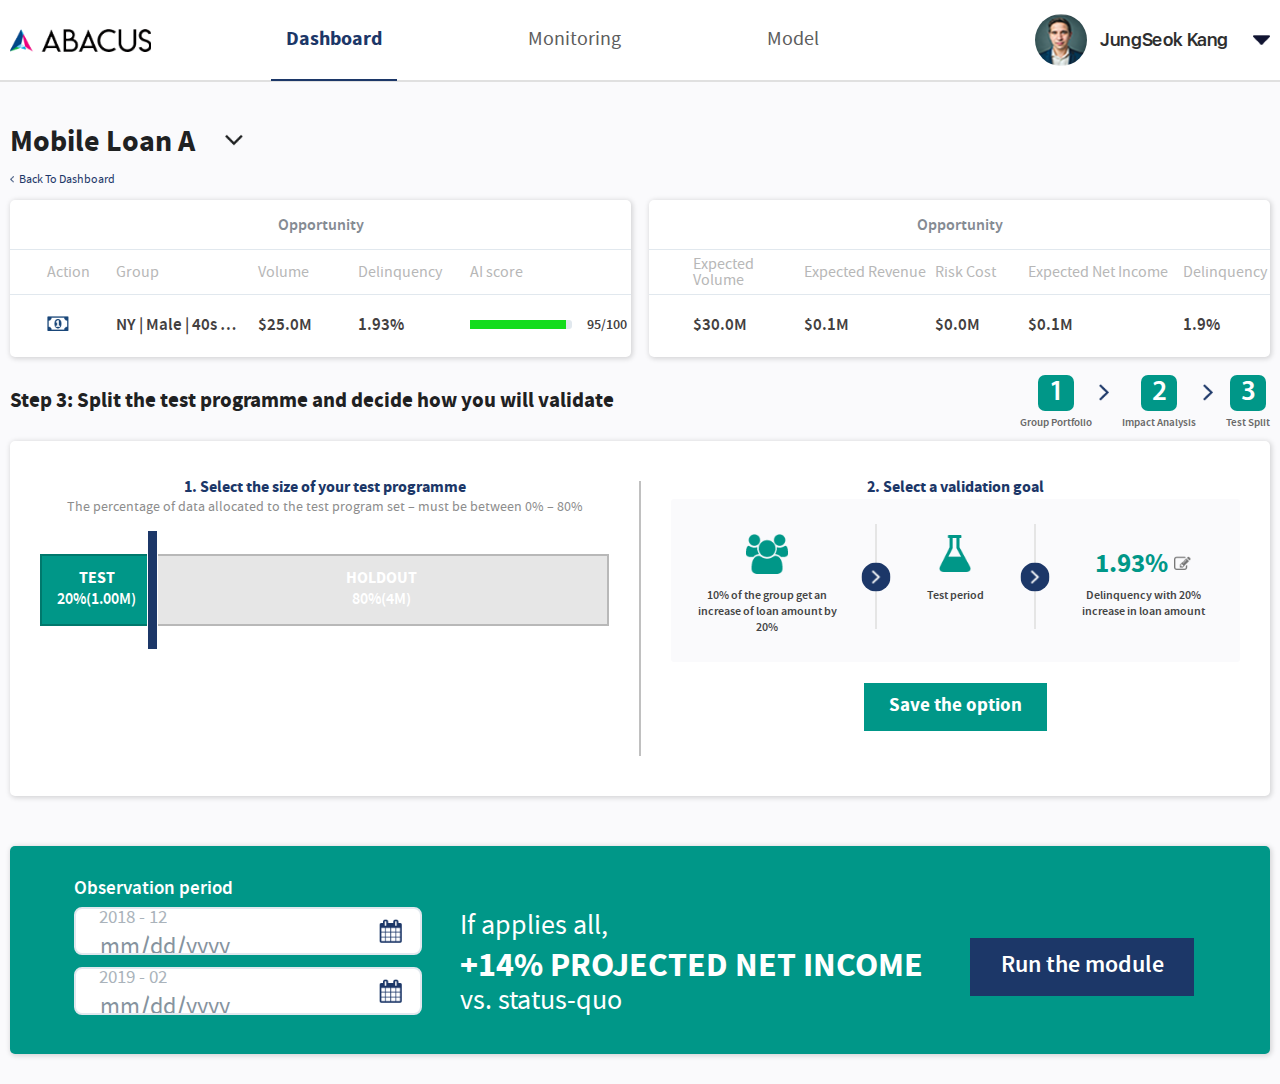
<file: step3.html>
<!DOCTYPE html>
<html>
<head>
	<meta charset="UTF-8">
	<meta name="viewport" content="width=device-width, initial-scale=1.0">

	<link rel="shortcut icon" href="favicon.ico" type="image/x-icon">

	<meta name="format-detection" content="telephone=no">
	<meta http-equiv="X-UA-Compatible" content="IE=edge">

	<link rel="stylesheet" href="https://use.fontawesome.com/releases/v5.5.0/css/all.css" integrity="sha384-B4dIYHKNBt8Bc12p+WXckhzcICo0wtJAoU8YZTY5qE0Id1GSseTk6S+L3BlXeVIU"
	 crossorigin="anonymous">
	<link rel="stylesheet" href="css/main.css">

	<title>Aizen</title>
</head>

<body>
	<div class="app">
		<!--Header-->
		<header class="header">
			<div class="container">
				<div class="header-info">
					<a href="#" class="logo"></a>
					<nav class="header-nav">
						<ul>
							<li class="active-item">
								<a href="#">Dashboard</a>
							</li>
							<li>
								<a href="#">Monitoring</a>
							</li>
							<li>
								<a href="#">Model</a>
							</li>
						</ul>
					</nav>
				</div>
				<div class="header-user">
					<span class="header-user_icon"></span>
					<span class="header-user_name">JungSeok Kang</span>
					<button class="header-user_drop-icon"></button>
				</div>
			</div>
		</header>

		<!--wr-content-title -->
		<section class="wr-content-title">
			<div class="container">
				<div class="content-title-select">
					<select>
						<option value="Mobile Loan A">Mobile Loan A</option>
						<option value="Mobile Loan B">Mobile Loan B</option>
						<option value="Mobile Loan C">Mobile Loan C</option>
					</select>
				</div>
				<a href="./index.html">Back To Dashboard</a>
			</div>
		</section>

		<!--wr-OpportunityRisks -->
		<section class="wr-OpportunityRisks small-tables">
			<div class="container">
				<div class="opportunityRisks-tables">
					<div class="table-block block-style opportunity">
						<div class="table-block_header">
							<span class="table-block_header-title">Opportunity</span>
						</div>
						<table class="table table-opportunity">
							<tr>
								<th class="table_action">Action</th>
								<th class="table_group">Group</th> 
								<th class="table_volume">Volume</th>
								<th class="table_delinquency">Delinquency</th> 
								<th class="table_score">AI score</th>
							</tr>
							<tr>
								<td class="table_action">
									<img src="./images/icon-money-table-plus.png" alt="">
								</td>
								<td class="table_group">NY | Male | 40s | Media</td> 
								<td class="table_volume">$25.0M</td>
								<td class="table_delinquency">1.93%</td>
								<td class="table_score">
									<div>
										<span class="table_score-percent first-value"></span>
										<span class="table_score-value">95/100</span>
									</div>
								</td>
							</tr>
						</table>
					</div>
					<div class="table-block block-style default-table">
							<div class="table-block_header">
								<span class="table-block_header-title">Opportunity</span>
							</div>
							<table class="table table-risks">
								<tr>
									<th class="table_expected-volume">Expected Volume</th>
									<th class="table_expected-revenue">Expected Revenue</th> 
									<th class="table_risk-cost">Risk Cost</th>
									<th class="table_expected-net-income">Expected Net Income</th>
									<th class="table_delinquency">Delinquency</th> 
								</tr>
								<tr>
									<td class="table_expected-volume">$30.0M</td>
									<td class="table_expected-revenue">$0.1M</td> 
									<td class="table_risk-cost">$0.0M</td>
									<td class="table_expected-net-income">$0.1M</td>
									<td class="table_delinquency">1.9%</td>
								</tr>
							</table>
						</div>
				</div>
			</div>
		</section>

		<!--wr-steps -->
		<section class="wr-steps">
			<div class="container">
				<h3 class="wr-steps_title">Step 3: Split the test programme and decide how you will validate</h3>
				<ul>
					<li class="wr-steps_step active">
						<span class="wr-steps_step-icon">1</span>
						<span class="wr-steps_step-title">Group Portfolio </span>
					</li>
					<li class="wr-steps_step active">
						<span class="wr-steps_step-icon">2</span>
						<span class="wr-steps_step-title">Impact Analysis</span>
					</li>
					<li class="wr-steps_step active">
						<span class="wr-steps_step-icon">3</span>
						<span class="wr-steps_step-title">Test Split</span>
					</li>
				</ul>
			</div>
		</section>

		<!--wr-step-content -->
		<section class="wr-step-content">
			<div class="container">
				<div class="step-content block-style step3">
					<div class="step-content_block">
						<h3>1. Select the size of your test programme</h3>
						<span class="subtitle">The percentage of data allocated to the test program set – must be between 0% – 80%</span>
						<div class="step-content_step3-slider">
							<input type="range" min="1" max="100" value="20" class="slider" id="step3-slider">
							<div class="active-range">
								<p class="range-title">TEST</p>
								<p><span class="slider-active"></span>%(<span class="slider-active-cost"></span>M)</p>
							</div>
							<div class="rest-range">
								<p class="range-title">HOLDOUT</p>
								<p><span class="slider-rest"></span>%(<span class="slider-rest-cost"></span>M)</p>
							</div>
						</div>
					</div>
					<span class="vertical-line"></span>
					<div class="step-content_block validation-goal">
						<h3>2. Select a validation goal</h3>
						<div>
							<div class="validation-goal_step">
								<span class="icon-people"></span>
								<p>10% of the group get an increase of loan amount by 20%</p>
							</div>
							<span class="vertical-line"></span>
							<div class="validation-goal_step">
								<span class="icon-period"></span>
								<p>Test period</p>
							</div>
							<span class="vertical-line"></span>
							<div class="validation-goal_step">
								<div class="validation-goal_step-title">
									<span >1.93% </span>
									<span class="icon-edit"></span>
								</div>								
								<p>Delinquency with 20% increase in loan amount</p>
							</div>
						</div>
						<button>Save the option</button>
					</div>
				</div>
			</div>
		</section>

		<!--wr-observ-period -->
		<section class="wr-observ-period">
				<div class="container">
					<div class="observ-period">
						<span class="observ-period_caption">Observation period</span>
						<div class="observ-period_content">
							<div>							
								<label><input type="date" data-placeholder="2018 - 12" required aria-required="true" /></label>
								<label><input type="date" data-placeholder="2019 - 02" required aria-required="true" /></label>
							</div>
							<p>
								<span>If applies all,</span>
								<span>+14% PROJECTED NET INCOME</span>
								<span>vs. status-quo</span>
							</p>
							<a href="#">Run the module</a>
						</div>						
					</div>
				</div>
		</section>

	</div>

		<!-- JS -->
		<script type="text/javascript" src="js/rangeSliderStep3.js"></script>

</body>
</html>
</file>
<file: css/main.css>
html, body, div, span, applet, object, iframe,
h1, h2, h3, h4, h5, h6, p, blockquote, pre,
a, abbr, acronym, address, big, cite, code,
del, dfn, em, img, ins, kbd, q, s, samp,
small, strike, strong, sub, sup, tt, var,
b, u, i, center,
dl, dt, dd, ol, ul, li,
fieldset, form, label, legend,
table, caption, tbody, tfoot, thead, tr, th, td,
article, aside, canvas, details, embed,
figure, figcaption, footer, header, hgroup,
menu, nav, output, ruby, section, summary,
time, mark, audio, video {
  margin: 0;
  padding: 0;
  border: 0;
  font: inherit;
  font-size: 100%;
  vertical-align: baseline;
}

html {
  line-height: 1;
}

ol, ul {
  list-style: none;
}

table {
  border-collapse: collapse;
  border-spacing: 0;
}

caption, th, td {
  text-align: left;
  font-weight: normal;
  vertical-align: middle;
}

q, blockquote {
  quotes: none;
}
q:before, q:after, blockquote:before, blockquote:after {
  content: "";
  content: none;
}

a img {
  border: none;
}

article, aside, details, figcaption, figure, footer, header, hgroup, main, menu, nav, section, summary {
  display: block;
}

@font-face {
  font-family: 'SF UI Display';
  src: url("../fonts/SFUIDisplay-Semibold.eot");
  src: local("SF UI Display Semibold"), local("SFUIDisplay-Semibold"), url("../fonts/SFUIDisplay-Semibold.eot?#iefix") format("embedded-opentype"), url("../fonts/SFUIDisplay-Semibold.woff") format("woff"), url("../fonts/SFUIDisplay-Semibold.ttf") format("truetype");
  font-weight: 600;
  font-style: normal;
}
@font-face {
  font-family: 'source_sans_probold';
  src: url("../fonts/sourcesanspro-bold-webfont.eot");
  src: url("../fonts/sourcesanspro-bold-webfont.eot?#iefix") format("embedded-opentype"), url("../fonts/sourcesanspro-bold-webfont.woff") format("woff"), url("../fonts/sourcesanspro-bold-webfont.ttf") format("truetype");
  font-weight: normal;
  font-style: normal;
}
@font-face {
  font-family: 'source_sans_proregular';
  src: url("../fonts/sourcesanspro-regular-webfont.eot");
  src: url("../fonts/sourcesanspro-regular-webfont.eot?#iefix") format("embedded-opentype"), url("../fonts/sourcesanspro-regular-webfont.woff") format("woff"), url("../fonts/sourcesanspro-regular-webfont.ttf") format("truetype");
  font-weight: normal;
  font-style: normal;
}
@font-face {
  font-family: 'source_sans_prosemibold';
  src: url("../fonts/sourcesanspro-semibold-webfont.eot");
  src: url("../fonts/sourcesanspro-semibold-webfont.eot?#iefix") format("embedded-opentype"), url("../fonts/sourcesanspro-semibold-webfont.woff") format("woff"), url("../fonts/sourcesanspro-semibold-webfont.ttf") format("truetype");
  font-weight: normal;
  font-style: normal;
}
@font-face {
  font-family: 'MyriadPro-Semibold';
  src: url("../fonts/MyriadPro-Semibold.eot");
  src: url("../fonts/MyriadPro-Semibold.woff") format("woff"), url("../fonts/MyriadPro-Semibold.ttf") format("truetype"), url("../fonts/MyriadPro-Semibold.eot?#iefix") format("embedded-opentype");
  font-weight: normal;
  font-style: normal;
}
body {
  font-family: "source_sans_proregular";
  background: rgba(245, 246, 250, 0.5);
  overflow-x: hidden;
}

html, body {
  height: 100%;
}

.app {
  padding-bottom: 30px;
}

button {
  border: none;
  background: transparent;
  cursor: pointer;
  outline: none;
  padding: 0;
  margin: 0;
}

.container {
  text-align: center;
  max-width: 1490px;
  width: 100%;
  -webkit-box-sizing: border-box;
  box-sizing: border-box;
  padding: 0 10px;
  margin: 0 auto;
}

.block-style {
  -webkit-box-shadow: 1px 1px 5px 1px rgba(0, 0, 0, 0.15);
  box-shadow: 1px 1px 5px 1px rgba(0, 0, 0, 0.15);
  background-color: #fff;
  border-radius: 5px;
}

.header {
  height: 80px;
  background: #fff;
  border-bottom: 2px solid rgba(0, 0, 0, 0.12);
  z-index: 10;
  position: relative;
  margin-bottom: 39px;
}
.header .container {
  display: -webkit-box;
  display: -ms-flexbox;
  display: flex;
  -webkit-box-align: center;
  -ms-flex-align: center;
  align-items: center;
  -webkit-box-pack: justify;
  -ms-flex-pack: justify;
  justify-content: space-between;
  height: 100%;
}
.header .logo {
  display: block;
  width: 141px;
  height: 23px;
  background: url("../images/logo.png") center no-repeat;
  background-size: cover;
  margin-right: 62px;
}
.header .logo:hover {
  opacity: .5;
}

.header-info {
  display: -webkit-box;
  display: -ms-flexbox;
  display: flex;
  -webkit-box-align: center;
  -ms-flex-align: center;
  align-items: center;
  -webkit-box-pack: justify;
  -ms-flex-pack: justify;
  justify-content: space-between;
  height: 100%;
}

.header-nav {
  height: 100%;
}
.header-nav ul {
  display: -webkit-box;
  display: -ms-flexbox;
  display: flex;
  -webkit-box-align: center;
  -ms-flex-align: center;
  align-items: center;
  -webkit-box-pack: justify;
  -ms-flex-pack: justify;
  justify-content: space-between;
  height: 100%;
}
.header-nav li {
  height: 100%;
  border-bottom: 2px solid transparent;
  margin: 0 58px;
}
.header-nav li:hover {
  border-bottom: 2px solid #1c3768;
}
.header-nav li:hover a {
  color: #1c3768;
}
.header-nav .active-item {
  border-bottom: 2px solid #1c3768;
}
.header-nav .active-item a {
  font-family: 'source_sans_probold';
  color: #1c3768;
  margin-top: 2px;
}
.header-nav a {
  font-size: 20px;
  color: #5d5d5d;
  text-decoration: none;
  height: 100%;
  display: -webkit-box;
  display: -ms-flexbox;
  display: flex;
  -webkit-box-align: center;
  -ms-flex-align: center;
  align-items: center;
  padding: 0 15px;
}

.header-user {
  display: -webkit-box;
  display: -ms-flexbox;
  display: flex;
  -webkit-box-align: center;
  -ms-flex-align: center;
  align-items: center;
  -webkit-box-pack: justify;
  -ms-flex-pack: justify;
  justify-content: space-between;
}

.header-user_icon {
  width: 52px;
  height: 52px;
  display: block;
  background: url("../images/icon-user.png") center no-repeat;
  background-size: cover;
  border-radius: 50%;
  margin-right: 13px;
}

.header-user_name {
  font-family: 'SF UI Display';
  font-size: 18px;
  color: #2f2f2f;
  letter-spacing: -0.4px;
  margin-right: 25px;
}

.header-user_drop-icon {
  width: 17px;
  height: 10px;
  display: block;
  background: url("../images/icon-drop.png") center no-repeat;
  background-size: cover;
}

.wr-content-title {
  margin-bottom: 20px;
}
.wr-content-title .container {
  text-align: left;
}
.wr-content-title select {
  font-family: 'source_sans_probold';
  font-size: 30px;
  color: #1f2122;
  cursor: pointer;
  width: 240px;
  background: transparent;
  border: none;
  display: -webkit-inline-box;
  display: -ms-inline-flexbox;
  display: inline-flex;
  -webkit-box-align: center;
  -ms-flex-align: center;
  align-items: center;
  outline: none;
  -webkit-appearance: none;
  -moz-appearance: none;
  appearance: none;
}
.wr-content-title option {
  font-size: 22px;
}
.wr-content-title .content-title-select {
  display: inline-block;
  position: relative;
}
.wr-content-title .content-title-select:hover {
  opacity: .5;
}
.wr-content-title .content-title-select:after {
  content: '';
  display: block;
  background-size: cover;
  width: 28px;
  height: 11px;
  background: url("../images/icon-caret-down.png") center no-repeat;
  background-size: contain;
  position: absolute;
  top: 41%;
  right: 2px;
  -webkit-transform: translateY(-50%);
  transform: translateY(-50%);
  z-index: -2;
}
.wr-content-title a {
  font-size: 12px;
  color: #1c3768;
  display: -webkit-box;
  display: -ms-flexbox;
  display: flex;
  -webkit-box-align: center;
  -ms-flex-align: center;
  align-items: center;
  text-decoration: none;
  position: relative;
  top: 5px;
}
.wr-content-title a:before {
  content: '';
  display: inline-block;
  width: 4px;
  height: 7px;
  background: url("../images/icon-caret-back.png") center no-repeat;
  background-size: cover;
  margin-right: 5px;
}
.wr-content-title a:hover {
  text-decoration: underline;
}

.wr-product-info {
  margin-bottom: 23px;
}

.product-info_title {
  font-family: 'source_sans_prosemibold';
  font-size: 21px;
  color: #6f7071;
  text-align: left;
  margin-left: 10px;
  margin-bottom: 21px;
}
.product-info_title span {
  font-size: 15px;
  color: #919192;
}

.product-info {
  padding: 27px 25px;
}

.product-info_cards {
  display: -webkit-box;
  display: -ms-flexbox;
  display: flex;
  -webkit-box-pack: justify;
  -ms-flex-pack: justify;
  justify-content: space-between;
  -webkit-box-align: center;
  -ms-flex-align: center;
  align-items: center;
}

.product-info_card {
  width: 336px;
  height: 173px;
  -webkit-box-shadow: 1px 1px 5px 1px rgba(0, 0, 0, 0.15);
  box-shadow: 1px 1px 5px 1px rgba(0, 0, 0, 0.15);
  display: -webkit-box;
  display: -ms-flexbox;
  display: flex;
  -webkit-box-align: center;
  -ms-flex-align: center;
  align-items: center;
}
.product-info_card .card-icon {
  width: 68px;
  height: 68px;
  border-radius: 50%;
  display: -webkit-box;
  display: -ms-flexbox;
  display: flex;
  -webkit-box-align: center;
  -ms-flex-align: center;
  align-items: center;
  -webkit-box-pack: center;
  -ms-flex-pack: center;
  justify-content: center;
  -ms-flex-negative: 0;
  flex-shrink: 0;
  margin: 0 22px;
}
.product-info_card .card-icon:after {
  content: '';
  display: block;
  background-size: cover;
}
.product-info_card .card-icon-calendar:after {
  width: 22px;
  height: 24px;
  background: url("../images/icon-calendar.png") center no-repeat;
  background-size: cover;
}
.product-info_card .card-icon-list:after {
  width: 24px;
  height: 20px;
  background: url("../images/icon-list.png") center no-repeat;
  background-size: cover;
}
.product-info_card .card-icon-money:after {
  width: 27px;
  height: 17px;
  background: url("../images/icon-money.png") center no-repeat;
  background-size: cover;
}
.product-info_card .card-icon-star:after {
  width: 23px;
  height: 22px;
  background: url("../images/icon-star.png") center no-repeat;
  background-size: cover;
}

.product-info_card-green {
  background-color: #009788;
}
.product-info_card-green .card-icon {
  background-color: #194679;
}

.product-info_card-blue {
  background-color: #194679;
}
.product-info_card-blue .card-icon {
  background-color: #009788;
}

.card-info-block {
  display: -webkit-box;
  display: -ms-flexbox;
  display: flex;
  -webkit-box-orient: vertical;
  -webkit-box-direction: normal;
  -ms-flex-direction: column;
  flex-direction: column;
  height: 100%;
  padding-top: 30px;
  -webkit-box-sizing: border-box;
  box-sizing: border-box;
}
.card-info-block .card-info {
  color: #ffffff;
  display: -webkit-box;
  display: -ms-flexbox;
  display: flex;
  -webkit-box-orient: vertical;
  -webkit-box-direction: normal;
  -ms-flex-direction: column;
  flex-direction: column;
  -webkit-box-align: start;
  -ms-flex-align: start;
  align-items: flex-start;
}
.card-info-block .card-info:first-child {
  margin-bottom: 23px;
}
.card-info-block .card-info_title {
  font-size: 18px;
  margin-bottom: 6px;
}
.card-info-block .card-info_content {
  font-family: 'source_sans_probold';
  font-size: 24px;
}

.table-block {
  margin-bottom: 24px;
}
.table-block:last-child {
  margin: 0;
}

.table-block_header {
  color: #858b93;
  display: -webkit-box;
  display: -ms-flexbox;
  display: flex;
  -webkit-box-align: center;
  -ms-flex-align: center;
  align-items: center;
  border-bottom: 1px solid #e1e8ee;
  padding: 27px 38px 21px 38px;
}

.table-block_header-name {
  display: -webkit-box;
  display: -ms-flexbox;
  display: flex;
  -webkit-box-align: center;
  -ms-flex-align: center;
  align-items: center;
  margin-right: 19px;
}

.table-block_header-name-icon {
  width: 34px;
  height: 34px;
  display: block;
  border-radius: 50%;
  background-color: #00988c;
  display: -webkit-box;
  display: -ms-flexbox;
  display: flex;
  -webkit-box-align: center;
  -ms-flex-align: center;
  align-items: center;
  -webkit-box-pack: center;
  -ms-flex-pack: center;
  justify-content: center;
  margin-right: 16px;
  margin-top: -4px;
}
.table-block_header-name-icon:after {
  content: '';
  display: block;
  background-size: cover;
}

.opportunity .table-block_header-name-icon:after {
  width: 14px;
  height: 14px;
  background: url("../images/icon-plus.png") center no-repeat;
  background-size: cover;
}

.risk .table-block_header-name-icon:after {
  width: 18px;
  height: 5px;
  background: url("../images/icon-minus.png") center no-repeat;
  background-size: cover;
}

.table-block_header-name-title {
  font-family: 'source_sans_prosemibold';
  font-size: 23px;
  color: #393d41;
}

.table-block_header-title {
  font-family: 'source_sans_prosemibold';
  font-size: 17px;
  position: relative;
  top: 1px;
}

.table {
  width: 100%;
}
.table tr {
  border-top: 1px solid #e1e8ee;
  cursor: pointer;
}
.table tr:hover {
  background: rgba(28, 55, 104, 0.1);
}
.table tr:hover input[type="checkbox"] + span {
  background: #184b7e;
}
.table tr:first-child {
  border-top: none;
  cursor: default;
}
.table tr:first-child:hover {
  background: transparent;
}
.table th {
  font-size: 21px;
  color: #b7b7b7;
  height: 52px;
}
.table td {
  font-family: 'source_sans_prosemibold';
  font-size: 20px;
  color: #434040;
  height: 66px;
  overflow: hidden;
  text-overflow: ellipsis;
  white-space: nowrap;
  max-width: 0;
}
.table a {
  color: #434040;
  text-decoration: none;
}
.table .table_action {
  width: 16%;
  padding-left: 46px;
}
.table .icon-money {
  width: 24px;
}
.table .icon-people {
  width: 23px;
}
.table .icon-arrow-down {
  width: 22px;
}
.table .table_group {
  width: 21%;
  padding-right: 20px;
}
.table .table_volume {
  width: 15%;
}
.table .table_delinquency {
  width: 17%;
}
.table .table_score {
  width: 21%;
}
.table .table_score div {
  display: -webkit-box;
  display: -ms-flexbox;
  display: flex;
  -webkit-box-align: center;
  -ms-flex-align: center;
  align-items: center;
}
.table .table_selection {
  text-align: center;
  width: 10%;
}
.table .table_score-percent {
  width: 115px;
  height: 9px;
  background: #e1e8ee;
  display: block;
  border-radius: 3px;
  position: relative;
  -ms-flex-negative: 0;
  flex-shrink: 0;
  position: relative;
  top: -3px;
  margin-right: 17px;
}
.table .table_score-percent:after {
  content: '';
  height: 100%;
  position: absolute;
  left: 0;
  top: 0;
}
.table .table_score-value {
  font-size: 16px;
  color: #434040;
}
.table .table_selection-checkbox {
  display: -webkit-box;
  display: -ms-flexbox;
  display: flex;
  -webkit-box-pack: center;
  -ms-flex-pack: center;
  justify-content: center;
}
.table .table_selection-checkbox label {
  display: -webkit-box;
  display: -ms-flexbox;
  display: flex;
  position: relative;
  width: 26px;
  height: 26px;
}
.table input[type="checkbox"] {
  position: absolute;
}
.table input[type="checkbox"] + span {
  position: relative;
  cursor: pointer;
  width: 21px;
  height: 21px;
  display: -webkit-box;
  display: -ms-flexbox;
  display: flex;
  background: #e1e8ee;
  border-radius: 6px;
  padding: 0;
}
.table input[type="checkbox"]:checked + span {
  display: -webkit-box;
  display: -ms-flexbox;
  display: flex;
  -webkit-box-align: center;
  -ms-flex-align: center;
  align-items: center;
  -webkit-box-pack: center;
  -ms-flex-pack: center;
  justify-content: center;
  background: #184b7e;
}
.table input[type="checkbox"]:checked + span:after {
  content: '';
  position: absolute;
  background: url("../images/icon-checkbox.png") center no-repeat;
  width: 12px;
  height: 10px;
  background-size: contain;
}

.table-opportunity .table_score-percent:after {
  background: #13dc1c;
}
.table-opportunity .table_score-percent.first-value:after {
  width: 95%;
}
.table-opportunity .table_score-percent.second-value:after {
  width: 76%;
}
.table-opportunity .table_score-percent.third-value:after {
  width: 80%;
}

.table-risks .table_score-percent:after {
  background: #e11818;
}
.table-risks .table_score-percent.first-value:after {
  width: 35%;
}
.table-risks .table_score-percent.second-value:after {
  width: 30%;
}
.table-risks .table_score-percent.third-value:after {
  width: 15%;
}

.wr-steps {
  padding: 18px 0 12px 0;
}
.wr-steps .container {
  display: -webkit-box;
  display: -ms-flexbox;
  display: flex;
  -webkit-box-align: center;
  -ms-flex-align: center;
  align-items: center;
  -webkit-box-pack: justify;
  -ms-flex-pack: justify;
  justify-content: space-between;
}
.wr-steps ul {
  display: -webkit-box;
  display: -ms-flexbox;
  display: flex;
}

.wr-steps_title {
  font-family: 'source_sans_probold';
  font-size: 21px;
  color: #1f2122;
}
.wr-steps_title span {
  color: #1c3768;
}

.wr-steps_step {
  display: -webkit-box;
  display: -ms-flexbox;
  display: flex;
  -webkit-box-orient: vertical;
  -webkit-box-direction: normal;
  -ms-flex-direction: column;
  flex-direction: column;
  -webkit-box-align: center;
  -ms-flex-align: center;
  align-items: center;
  position: relative;
  margin-left: 30px;
}
.wr-steps_step:after {
  content: '';
  display: inline-block;
  width: 11px;
  height: 17px;
  position: absolute;
  right: -17px;
  top: 9px;
  background: url("../images/icon-caret-step.png") center no-repeat;
  background-size: contain;
}
.wr-steps_step:last-child:after {
  content: none;
}

.wr-steps_step-icon {
  font-family: 'MyriadPro-Semibold';
  font-size: 28px;
  color: #aba8a8;
  width: 36px;
  height: 36px;
  display: -webkit-box;
  display: -ms-flexbox;
  display: flex;
  -webkit-box-align: center;
  -ms-flex-align: center;
  align-items: center;
  -webkit-box-pack: center;
  -ms-flex-pack: center;
  justify-content: center;
  border-radius: 7px;
  background-color: #d2d2d7;
  margin-bottom: 7px;
}

.wr-steps_step-title {
  font-family: 'source_sans_prosemibold';
  font-size: 11px;
  color: #9e9e9e;
}

.wr-steps_step.active .wr-steps_step-icon {
  color: #fff;
  background: #009788;
}
.wr-steps_step.active .wr-steps_step-title {
  color: #686868;
}
.wr-steps_step.active:after {
  background: url("../images/icon-caret-active-step.png") center no-repeat;
  background-size: contain;
}

.wr-steps_step.animate .wr-steps_step-icon {
  -webkit-animation: animate 2.8s linear infinite;
  animation: animate 2.8s linear infinite;
}

@keyframes animate {
  0% {
    opacity: 1;
  }
  25% {
    opacity: 0.4;
  }
  50% {
    opacity: 1;
  }
  75% {
    opacity: 0.4;
  }
  100% {
    opacity: 1;
  }
}
.wr-tab_tabs {
  display: -webkit-box;
  display: -ms-flexbox;
  display: flex;
  -webkit-box-align: center;
  -ms-flex-align: center;
  align-items: center;
  height: 60px;
  border-bottom: 1px solid #e1e8ee;
}

.wr-tab_tab {
  height: 100%;
}
.wr-tab_tab a {
  font-family: 'source_sans_prosemibold';
  font-size: 18px;
  color: #c0c0c0;
  text-decoration: none;
  display: -webkit-box;
  display: -ms-flexbox;
  display: flex;
  -webkit-box-align: center;
  -ms-flex-align: center;
  align-items: center;
  border-bottom: 2px solid transparent;
  height: 100%;
  padding: 0 15px;
}
.wr-tab_tab a.active {
  color: #009788;
  border-bottom: 2px solid #009788;
}

.charts-info {
  font-family: 'source_sans_prosemibold';
  font-size: 18px;
  color: #5e5e5e;
  text-align: left;
  display: -webkit-box;
  display: -ms-flexbox;
  display: flex;
  -webkit-box-align: center;
  -ms-flex-align: center;
  align-items: center;
  padding: 32px 0 30px 40px;
}
.charts-info:before {
  content: '';
  display: inline-block;
  width: 15px;
  height: 16px;
  background: url("../images/icon-info-help.png") center no-repeat;
  background-size: cover;
  position: relative;
  top: -3px;
  margin-right: 5px;
}
.charts-info span {
  margin-left: 4px;
}

.wr-tab_tab-content {
  display: none;
  margin-bottom: 40px;
}
.wr-tab_tab-content.active {
  display: block;
}

.tab-content2 .chart-header {
  -webkit-box-align: start;
  -ms-flex-align: start;
  align-items: flex-start;
  padding: 0 11px 0 40px;
}
.tab-content2 .select-chart {
  margin-bottom: 25px;
}

.charts {
  display: -webkit-box;
  display: -ms-flexbox;
  display: flex;
  -ms-flex-pack: distribute;
  justify-content: space-around;
  -ms-flex-wrap: wrap;
  flex-wrap: wrap;
  padding: 0 10px;
}
.charts .chart {
  width: 702px;
  height: 330px;
  -ms-flex-negative: 0;
  flex-shrink: 0;
  -webkit-box-shadow: 1px 1px 5px 1px rgba(0, 0, 0, 0.15);
  box-shadow: 1px 1px 5px 1px rgba(0, 0, 0, 0.15);
  background-color: #fff;
  border-radius: 5px;
  position: relative;
  padding: 20px 0 0 0;
  margin-bottom: 36px;
}
.charts .x-line-name {
  font-family: 'source_sans_prosemibold';
  font-size: 12px;
  color: #969696;
  position: absolute;
  left: 50%;
  -webkit-transform: translateX(-50%);
  transform: translateX(-50%);
  bottom: 5px;
}

.chart-title {
  font-family: 'source_sans_prosemibold';
  font-size: 17px;
  color: #1c3768;
  letter-spacing: 0.4px;
  -ms-flex-negative: 0;
  flex-shrink: 0;
}

.chart-labels {
  display: -webkit-box;
  display: -ms-flexbox;
  display: flex;
  -webkit-box-align: center;
  -ms-flex-align: center;
  align-items: center;
  -webkit-box-pack: end;
  -ms-flex-pack: end;
  justify-content: flex-end;
  -ms-flex-wrap: wrap;
  flex-wrap: wrap;
  width: 66%;
}
.chart-labels .labels {
  font-size: 18px;
  color: #696969;
  text-decoration: none;
  display: -webkit-box;
  display: -ms-flexbox;
  display: flex;
  -webkit-box-align: center;
  -ms-flex-align: center;
  align-items: center;
  -ms-flex-negative: 0;
  flex-shrink: 0;
  margin-right: 10px;
}
.chart-labels .labels span {
  display: inline-block;
  width: 12px;
  height: 12px;
  border-radius: 50%;
  position: relative;
  top: -1px;
  margin-right: 4px;
}
.chart-labels .labels:last-child {
  margin: 0;
}

.chart-header {
  display: -webkit-box;
  display: -ms-flexbox;
  display: flex;
  -webkit-box-align: center;
  -ms-flex-align: center;
  align-items: center;
  -webkit-box-pack: justify;
  -ms-flex-pack: justify;
  justify-content: space-between;
  padding: 0 11px 0 32px;
  margin-bottom: 10px;
}

.chart-footer {
  width: 72%;
  margin: 0 auto;
}
.chart-footer p {
  font-size: 16px;
  color: #434040;
  line-height: 22px;
  text-align: left;
}
.chart-footer p:first-child {
  font-size: 19px;
  color: #434040;
}
.chart-footer span {
  font-family: 'source_sans_probold';
  font-size: 22px;
  color: #3020ce;
}

.chart5 {
  padding-bottom: 20px;
}
.chart5 .chart-labels {
  width: 77%;
  -ms-flex-wrap: wrap;
  flex-wrap: wrap;
}
.chart5 .chart-title {
  color: #464646;
}
.chart5 .chart-title span {
  font-family: 'source_sans_proregular';
  color: #909090;
}
.chart5 .labels {
  font-size: 14px;
  -ms-flex-negative: 0;
  flex-shrink: 0;
  margin: 0 0 10px 12px;
}
.chart5 .labels:before {
  width: 11px;
  height: 11px;
  top: 1px;
  margin-right: 3px;
}
.chart5 .labels:last-child {
  margin-left: 12px;
  margin-bottom: 10px;
}
.chart5 .labels1:before {
  background: #7fd46e;
}
.chart5 .labels2:before {
  background: #cd5177;
}
.chart5 .labels3:before {
  background: #75a732;
}
.chart5 .labels4:before {
  background: #3e67c5;
}
.chart5 .labels5:before {
  background: #429331;
}
.chart5 .labels6:before {
  background: #8d2094;
}
.chart5 .labels7:before {
  background: #ab3a34;
}
.chart5 .labels8:before {
  background: #358ed7;
}
.chart5 .labels9:before {
  background: #cd5077;
}
.chart5 .labels10:before {
  background: #4097c1;
}
.chart5 .labels11:before {
  background: #3c6391;
}
.chart5 .labels12:before {
  background: #7dc855;
}
.chart5 .labels13:before {
  background: #358ed7;
}
.chart5 .labels14:before {
  background: #FFCCCC;
}
.chart5 .labels15:before {
  background: #00cc66;
}
.chart5 .labels16:before {
  background: #8b7765;
}
.chart5 .labels17:before {
  background: #00ffff;
}
.chart5 .labels18:before {
  background: #a52a2a;
}
.chart5 .labels19:before {
  background: #d8bfd8;
}
.chart5 .labels20:before {
  background: #228b22;
}
.chart5 .labels21:before {
  background: #483d8b;
}
.chart5 .labels22:before {
  background: #696969;
}
.chart5 .labels23:before {
  background: #ffdab9;
}
.chart5 .labels24:before {
  background: #2f4f4f;
}
.chart5 .labels25:before {
  background: #9acd32;
}
.chart5 .labels26:before {
  background: #f0e68c;
}
.chart5 .labels27:before {
  background: #b8860b;
}
.chart5 .labels28:before {
  background: #ffa500;
}

.chart4 .chart-header {
  margin-bottom: 63px;
}

.chart_score {
  border-bottom: 1px solid #000000;
  padding-bottom: 36px;
  margin: 0 50px;
  margin-bottom: 43px;
}
.chart_score div {
  display: -webkit-box;
  display: -ms-flexbox;
  display: flex;
  -webkit-box-align: center;
  -ms-flex-align: center;
  align-items: center;
  -webkit-box-pack: center;
  -ms-flex-pack: center;
  justify-content: center;
  margin-bottom: 11px;
}
.chart_score p {
  font-size: 22px;
  color: #a19f9f;
}

.chart_score-percent {
  width: 328px;
  height: 22px;
  background: #f0f3f6;
  display: block;
  border-radius: 8px;
  position: relative;
  -ms-flex-negative: 0;
  flex-shrink: 0;
  margin-right: 32px;
}

.chart_score-percent:after {
  content: '';
  height: 100%;
  position: absolute;
  left: 0;
  top: 0;
  border-radius: 8px;
}

.chart_score-percent:after {
  width: 95%;
  background: #89ed8d;
}

.chart_score-value {
  font-family: 'source_sans_prosemibold';
  font-size: 30px;
  color: #a19f9f;
  position: relative;
  top: 4px;
}

.select-chart {
  font-family: 'source_sans_prosemibold';
  color: #5e5e5e;
  font-size: 20px;
  display: -webkit-box;
  display: -ms-flexbox;
  display: flex;
  -webkit-box-align: center;
  -ms-flex-align: center;
  align-items: center;
  padding-left: 40px;
}
.select-chart p {
  position: relative;
  top: 2px;
  margin-right: 10px;
}
.select-chart select {
  font-family: 'source_sans_prosemibold';
  font-size: 20px;
  color: #009788;
  cursor: pointer;
  width: auto;
  height: 34px;
  border: 1px solid #acacac;
  border-radius: 5px;
  -webkit-appearance: none;
  -moz-appearance: none;
  appearance: none;
  position: relative;
  outline: none;
  padding: 3px 35px 0 10px;
}
.select-chart .select-chart-block {
  position: relative;
}
.select-chart .select-chart-block:after {
  content: '';
  display: inline-block;
  width: 12px;
  height: 8px;
  background: url("../images/icon-arrow-down-select.png") center no-repeat;
  background-size: cover;
  position: absolute;
  top: 52%;
  -webkit-transform: translateY(-50%);
  transform: translateY(-50%);
  right: 10px;
}
.select-chart select::-ms-expand {
  display: none;
}

.chart1 .select-chart, .chart2 .select-chart {
  font-size: 18px;
  padding-left: 32px;
}
.chart1 .select-chart p, .chart2 .select-chart p {
  top: 1px;
}
.chart1 .select-chart select, .chart2 .select-chart select {
  font-size: 16px;
  height: 34px;
  padding-top: 3px;
  padding-left: 10px;
}
.chart1 .select-chart .select-chart-block, .chart2 .select-chart .select-chart-block {
  position: relative;
}
.chart1 .select-chart .select-chart-block:after, .chart2 .select-chart .select-chart-block:after {
  background-size: cover;
  width: 10px;
  height: 6px;
  right: 10px;
  top: 53%;
}
.chart1 .select-chart select::-ms-expand, .chart2 .select-chart select::-ms-expand {
  display: none;
}

.chart2 .chart-labels .labels, .chart3 .chart-labels .labels {
  font-size: 15px;
}

#chart1-2, #chart1-3, #chart2-2, #chart3-2, #chart4-2, #chart4-3,
#customLegendChart1-2, #customLegendChart1-3,
#customLegendChart2-2, #customLegendChart3-2,
#customLegendChart4-2, #customLegendChart4-3 {
  display: none;
}

#chart4, #chart5, #chart6 {
  padding: 0 40px;
}

.hideChart span {
  background-color: #ccc !important;
}

.wr-OpportunityRisks.small-tables.second-page .table-block {
  height: 327px;
  margin-bottom: 24px;
}
.wr-OpportunityRisks.small-tables.second-page .default-table .table-block_header {
  -webkit-box-pack: center;
  -ms-flex-pack: center;
  justify-content: center;
}
.wr-OpportunityRisks.small-tables.second-page .table-block_header {
  -webkit-box-pack: start;
  -ms-flex-pack: start;
  justify-content: flex-start;
  height: 50px;
  padding: 0 40px 0 29px;
}
.wr-OpportunityRisks.small-tables.second-page .table-block_header-name {
  margin-right: 13px;
}
.wr-OpportunityRisks.small-tables.second-page .table-block_header-name-title {
  font-size: 18px;
}
.wr-OpportunityRisks.small-tables.second-page .table-block_header-title {
  font-size: 13px;
}
.wr-OpportunityRisks.small-tables.second-page .default-table .table-block_header-title {
  font-size: 16px;
}
.wr-OpportunityRisks.small-tables.second-page .table-block_header-name-icon {
  width: 25px;
  height: 25px;
  margin-right: 10px;
}
.wr-OpportunityRisks.small-tables.second-page .opportunity .table-block_header-name-icon:after {
  width: 10px;
  height: 10px;
  background-size: cover;
}
.wr-OpportunityRisks.small-tables.second-page .risk .table-block_header-name-icon:after {
  width: 10px;
  height: 4px;
  background-size: cover;
}

.wr-OpportunityRisks .container {
  display: -webkit-box;
  display: -ms-flexbox;
  display: flex;
}
.wr-OpportunityRisks .opportunityRisks-preview {
  width: 210px;
  background-color: #fff;
  display: -webkit-box;
  display: -ms-flexbox;
  display: flex;
  -webkit-box-orient: vertical;
  -webkit-box-direction: normal;
  -ms-flex-direction: column;
  flex-direction: column;
  -webkit-box-align: center;
  -ms-flex-align: center;
  align-items: center;
  -ms-flex-negative: 0;
  flex-shrink: 0;
  padding: 14px 0 10px 0;
  margin-right: 40px;
}
.wr-OpportunityRisks .preview-animation {
  width: 210px;
}
.wr-OpportunityRisks .preview-animation span {
  width: 41px;
  height: 41px;
  display: inline-block;
  background: #a9cffa;
  background-image: -webkit-gradient(linear, left bottom, left top, from(rgba(0, 151, 136, 0.38)), to(rgba(0, 151, 136, 0)));
  background-image: linear-gradient(to top, rgba(0, 151, 136, 0.38) 0%, rgba(0, 151, 136, 0) 100%);
  margin: 4px 2px;
  opacity: 0.4;
}
@-webkit-keyframes redSquare {
  0% {
    background: #a9cffa;
    opacity: 0.4;
  }
  25% {
    background: #c72321;
    opacity: 1;
  }
  50% {
    background: #a9cffa;
    opacity: 0.4;
  }
  75% {
    background: #c72321;
    opacity: 1;
  }
  100% {
    background: #a9cffa;
    opacity: 0.4;
  }
}
@keyframes redSquare {
  0% {
    background: #a9cffa;
    opacity: 0.4;
  }
  25% {
    background: #c72321;
    opacity: 1;
  }
  50% {
    background: #a9cffa;
    opacity: 0.4;
  }
  75% {
    background: #c72321;
    opacity: 1;
  }
  100% {
    background: #a9cffa;
    opacity: 0.4;
  }
}
@-webkit-keyframes greenSquare {
  0% {
    background: #a9cffa;
    opacity: 0.4;
  }
  25% {
    background: #13dc1c;
    opacity: 1;
  }
  50% {
    background: #a9cffa;
    opacity: 0.4;
  }
  75% {
    background: #13dc1c;
    opacity: 1;
  }
  100% {
    background: #a9cffa;
    opacity: 0.4;
  }
}
@keyframes greenSquare {
  0% {
    background: #a9cffa;
    opacity: 0.4;
  }
  25% {
    background: #13dc1c;
    opacity: 1;
  }
  50% {
    background: #a9cffa;
    opacity: 0.4;
  }
  75% {
    background: #13dc1c;
    opacity: 1;
  }
  100% {
    background: #a9cffa;
    opacity: 0.4;
  }
}
.wr-OpportunityRisks .preview-animation .red-square {
  -webkit-animation: redSquare 2.8s linear infinite;
  animation: redSquare 2.8s linear infinite;
}
.wr-OpportunityRisks .preview-animation .green-square {
  -webkit-animation: greenSquare 2.8s linear infinite;
  animation: greenSquare 2.8s linear infinite;
}
.wr-OpportunityRisks .preview-animation .blue-square {
  opacity: 1;
}
.wr-OpportunityRisks .preview-animation .delay1 {
  -webkit-animation-delay: .5s;
  animation-delay: .5s;
}
.wr-OpportunityRisks .preview-animation .delay2 {
  -webkit-animation-delay: .7s;
  animation-delay: .7s;
}
.wr-OpportunityRisks .preview-icon {
  margin-bottom: 14px;
}
.wr-OpportunityRisks .preview-icon:after {
  content: '';
  display: block;
  background-size: cover;
  width: 43px;
  height: 31px;
  background: url("../images/icon-pulse.png") center no-repeat;
}
.wr-OpportunityRisks .preview-title {
  font-family: 'source_sans_prosemibold';
  font-size: 16px;
  color: #009a91;
  line-height: 14px;
  padding: 0 30px;
  margin-bottom: 16px;
}
.wr-OpportunityRisks figure img {
  width: 100%;
}
.wr-OpportunityRisks .opportunityRisks-tables {
  width: 100%;
}

.wr-OpportunityRisks.small-tables .table-block_header {
  padding: 18px 48px 15px 48px;
}
.wr-OpportunityRisks.small-tables .opportunityRisks-tables {
  display: -webkit-box;
  display: -ms-flexbox;
  display: flex;
}
.wr-OpportunityRisks.small-tables .table-block {
  width: 50%;
  margin: 0;
}
.wr-OpportunityRisks.small-tables .table-block:first-child {
  margin-right: 18px;
}
.wr-OpportunityRisks.small-tables .table-block_header {
  -webkit-box-pack: center;
  -ms-flex-pack: center;
  justify-content: center;
}
.wr-OpportunityRisks.small-tables .table-block_header-title {
  font-size: 16px;
}
.wr-OpportunityRisks.small-tables .table th {
  font-size: 16px;
  height: 44px;
}
.wr-OpportunityRisks.small-tables .table td {
  font-size: 17px;
  height: 62px;
}
.wr-OpportunityRisks.small-tables .table_score-value {
  font-size: 14px;
}
.wr-OpportunityRisks.small-tables .table_score-percent {
  width: 102px;
  height: 9px;
  top: -2px;
  margin-right: 15px;
}
.wr-OpportunityRisks.small-tables .table_action {
  width: 17%;
  padding-left: 37px;
}
.wr-OpportunityRisks.small-tables .table_action img {
  width: 22px;
}
.wr-OpportunityRisks.small-tables .table_group {
  width: 23%;
}
.wr-OpportunityRisks.small-tables .table_volume {
  width: 16%;
}
.wr-OpportunityRisks.small-tables .table_delinquency {
  width: 18%;
}
.wr-OpportunityRisks.small-tables .table_score {
  width: 26%;
}
.wr-OpportunityRisks.small-tables .table_expected-volume {
  width: 25%;
  padding-left: 44px;
}
.wr-OpportunityRisks.small-tables .table_expected-revenue {
  width: 21%;
}
.wr-OpportunityRisks.small-tables .table_risk-cost {
  width: 15%;
}
.wr-OpportunityRisks.small-tables .table_expected-net-income {
  width: 25%;
}
.wr-OpportunityRisks.small-tables .default-table .table_delinquency {
  width: 14%;
}

.wr-step-content {
  margin-bottom: 50px;
}
.wr-step-content .vertical-line {
  width: 2px;
  height: 275px;
  background: #c0c0c0;
  display: inline-block;
  -ms-flex-negative: 0;
  flex-shrink: 0;
}
.wr-step-content.step3 {
  margin-bottom: 25px;
}

.wr-step-content .step-content_block .vertical-line {
  width: 2px;
  height: 105px;
  background: #e5e5e5;
  position: relative;
}
.wr-step-content .step-content_block .vertical-line:after {
  content: '';
  width: 29px;
  height: 29px;
  display: inline-block;
  background: url("../images/icon-arrow-next.png") center no-repeat;
  background-color: #1c3768;
  border-radius: 50%;
  position: absolute;
  top: 50%;
  left: 50%;
  -webkit-transform: translate(-50%, -50%);
  transform: translate(-50%, -50%);
}

.step-content {
  display: -webkit-box;
  display: -ms-flexbox;
  display: flex;
  -webkit-box-pack: justify;
  -ms-flex-pack: justify;
  justify-content: space-between;
  padding: 40px 0;
}
.step-content h3 {
  font-family: 'source_sans_probold';
  font-size: 16px;
  color: #1c3768;
  margin-bottom: 2px;
}
.step-content .subtitle {
  font-size: 14px;
  color: #8c8c8c;
  display: block;
  margin-bottom: 41px;
}

.step3 .step-content_block {
  width: 100%;
  padding: 0 30px;
}
.step3 .step-content {
  -ms-flex-pack: distribute;
  justify-content: space-around;
}
.step3 .step-content .validation-goal h3 {
  margin-bottom: 34px;
}

.step-content_block {
  width: 30%;
  padding: 0 15px;
}
.step-content_block .icon-btn {
  width: 25px;
  display: inline-block;
  display: -webkit-box;
  display: -ms-flexbox;
  display: flex;
  -webkit-box-align: center;
  -ms-flex-align: center;
  align-items: center;
  -webkit-box-pack: center;
  -ms-flex-pack: center;
  justify-content: center;
  margin-right: 11px;
}
.step-content_block .icon-btn:after {
  content: '';
  display: inline-block;
}

.step-content_block.choose .step-content_choose-block {
  display: -webkit-box;
  display: -ms-flexbox;
  display: flex;
  -webkit-box-orient: vertical;
  -webkit-box-direction: normal;
  -ms-flex-direction: column;
  flex-direction: column;
  -webkit-box-align: center;
  -ms-flex-align: center;
  align-items: center;
}
.step-content_block.choose button {
  font-family: 'source_sans_prosemibold';
  font-size: 16px;
  color: #5a5a66;
  width: 254px;
  height: 52px;
  display: -webkit-box;
  display: -ms-flexbox;
  display: flex;
  -webkit-box-align: center;
  -ms-flex-align: center;
  align-items: center;
  border: 2px solid rgba(0, 1, 1, 0.2);
  background: #fff;
  outline: none;
  padding: 0 11px;
  margin-bottom: 7px;
}
.step-content_block.choose button.active {
  color: #fff;
  background: #009788;
}
.step-content_block.choose button.active .icon-money:after {
  background: url("../images/icon-btn-money.png") center no-repeat;
  background-size: cover;
}
.step-content_block.choose button.active .icon-people:after {
  background: url("../images/icon-btn-people.png") center no-repeat;
  background-size: cover;
}
.step-content_block.choose button.active .icon-arrow-down:after {
  background: url("../images/icon-btn-arrow-down.png") center no-repeat;
  background-size: cover;
}
.step-content_block.choose button:hover {
  opacity: .5;
}
.step-content_block.choose .icon-money:after {
  width: 22px;
  height: 15px;
  background: url("../images/icon-btn-money2.png") center no-repeat;
  background-size: cover;
}
.step-content_block.choose .icon-people:after {
  width: 18px;
  height: 19px;
  background: url("../images/icon-btn-people2.png") center no-repeat;
  background-size: cover;
}
.step-content_block.choose .icon-arrow-down:after {
  width: 19px;
  height: 18px;
  background: url("../images/icon-btn-arrow-down2.png") center no-repeat;
  background-size: cover;
}

.step-content_block.adjust .subtitle {
  margin-bottom: 50px;
}
.step-content_block.adjust p {
  font-family: 'source_sans_prosemibold';
  font-size: 19px;
  color: #009788;
  margin-bottom: 29px;
}
.step-content_block.adjust .block-score {
  display: -webkit-box;
  display: -ms-flexbox;
  display: flex;
  -webkit-box-orient: vertical;
  -webkit-box-direction: normal;
  -ms-flex-direction: column;
  flex-direction: column;
  -webkit-box-align: center;
  -ms-flex-align: center;
  align-items: center;
  position: relative;
  margin: 0 44px;
}
.step-content_block.adjust .step-content_step2-slider {
  width: 100%;
  max-width: 371px;
  height: 7px;
  background: #dfe1e4;
  position: relative;
  margin: 0 auto;
  margin-bottom: 16px;
}
.step-content_block.adjust input {
  -webkit-appearance: none;
  -moz-appearance: none;
  appearance: none;
  width: 100%;
  height: 25px;
  background: transparent;
  outline: none;
  position: absolute;
  left: 0;
  top: 50%;
  -webkit-transform: translateY(-50%);
  transform: translateY(-50%);
  z-index: 15;
  padding: 0;
  margin: 0;
}
.step-content_block.adjust .active-range {
  position: absolute;
  top: 0;
  left: 0;
  height: 100%;
  background: #009788;
  width: 10%;
  z-index: 0;
}
.step-content_block.adjust .slider::-webkit-slider-thumb {
  -webkit-appearance: none;
  appearance: none;
  width: 18px;
  height: 18px;
  background: #009788;
  border: 2px solid #fff;
  border-radius: 50%;
  -webkit-box-sizing: border-box;
  box-sizing: border-box;
  -webkit-box-shadow: 1px 1px 6px rgba(0, 0, 0, 0.3);
  box-shadow: 1px 1px 6px rgba(0, 0, 0, 0.3);
  cursor: pointer;
  z-index: 99;
}
.step-content_block.adjust .slider::-moz-range-thumb {
  width: 18px;
  height: 18px;
  background: #009788;
  border: 2px solid #fff;
  border-radius: 50%;
  box-sizing: border-box;
  box-shadow: 1px 1px 6px rgba(0, 0, 0, 0.3);
  cursor: pointer;
  z-index: 99;
}
.step-content_block.adjust input[type=range]::-moz-range-track {
  background-color: transparent;
}
.step-content_block.adjust .score-value {
  font-family: 'source_sans_prosemibold';
  font-size: 24px;
  color: #fff;
  width: 87px;
  height: 37px;
  display: -webkit-box;
  display: -ms-flexbox;
  display: flex;
  background: #009788;
  border-radius: 3px;
  margin: 0 auto;
}
.step-content_block.adjust .score-value p {
  font-size: 18px;
  color: #fff;
  display: -webkit-box;
  display: -ms-flexbox;
  display: flex;
  -webkit-box-align: center;
  -ms-flex-align: center;
  align-items: center;
  -webkit-box-pack: center;
  -ms-flex-pack: center;
  justify-content: center;
  width: 100%;
  padding-top: 4px;
  margin: 0;
}

.step-content_block.predict .subtitle {
  margin-bottom: 35px;
}
.step-content_block.predict .step-content_predict-block {
  display: -webkit-box;
  display: -ms-flexbox;
  display: flex;
  -webkit-box-orient: vertical;
  -webkit-box-direction: normal;
  -ms-flex-direction: column;
  flex-direction: column;
  -webkit-box-align: center;
  -ms-flex-align: center;
  align-items: center;
}
.step-content_block.predict p {
  font-family: 'source_sans_prosemibold';
  color: #009788;
}
.step-content_block.predict .step-content_predict-block-value {
  color: #1b1b1b;
  background: #ebebeb;
  display: -webkit-box;
  display: -ms-flexbox;
  display: flex;
  -webkit-box-align: center;
  -ms-flex-align: center;
  align-items: center;
  -webkit-box-pack: center;
  -ms-flex-pack: center;
  justify-content: center;
}
.step-content_block.predict span {
  font-family: 'source_sans_prosemibold';
}
.step-content_block.predict .predict-small-block {
  display: -webkit-box;
  display: -ms-flexbox;
  display: flex;
  width: 100%;
  -ms-flex-pack: distribute;
  justify-content: space-around;
  margin-bottom: 4px;
}
.step-content_block.predict .predict-small-block p {
  font-size: 13px;
  margin-bottom: 6px;
}
.step-content_block.predict .predict-small-block .step-content_predict-block-value {
  width: 130px;
  height: 48px;
  margin: 0;
}
.step-content_block.predict .predict-small-block span {
  font-size: 27px;
  padding-top: 7px;
}
.step-content_block.predict .predict-small-block .consist-values span {
  padding: 0;
}
.step-content_block.predict .predict-small-block .predict-small-block_clarify {
  font-size: 9px;
  position: relative;
  top: -18px;
  padding-top: 0;
}
.step-content_block.predict .predict-big-block p {
  font-size: 18px;
  margin-bottom: 4px;
}
.step-content_block.predict .predict-big-block .step-content_predict-block-value {
  width: 186px;
  height: 68px;
}
.step-content_block.predict .predict-big-block span {
  font-size: 38px;
  padding-top: 0;
}

.step-content_block.validation-goal > div {
  display: -webkit-box;
  display: -ms-flexbox;
  display: flex;
  -ms-flex-pack: distribute;
  justify-content: space-around;
  background-color: #fafafc;
  border-radius: 3px;
  padding: 25px 0;
  margin-bottom: 21px;
}
.step-content_block.validation-goal .validation-goal_step {
  width: 30%;
  padding-top: 0;
}
.step-content_block.validation-goal .validation-goal_step:nth-child(3) {
  width: 20%;
}
.step-content_block.validation-goal p {
  font-family: 'source_sans_prosemibold';
  font-size: 12px;
  color: #434343;
  line-height: 16px;
  padding: 0 15px;
  margin-top: 15px;
}
.step-content_block.validation-goal p span {
  font-family: 'source_sans_prosemibold';
  font-size: 13px;
  color: #434343;
  height: auto;
  display: inline-block;
}
.step-content_block.validation-goal span {
  font-family: 'source_sans_probold';
  font-size: 27px;
  color: #009788;
  display: -webkit-box;
  display: -ms-flexbox;
  display: flex;
  -webkit-box-align: end;
  -ms-flex-align: end;
  align-items: flex-end;
  -webkit-box-pack: center;
  -ms-flex-pack: center;
  justify-content: center;
  height: 50px;
}
.step-content_block.validation-goal .validation-goal_step-title {
  display: -webkit-box;
  display: -ms-flexbox;
  display: flex;
  -webkit-box-align: end;
  -ms-flex-align: end;
  align-items: flex-end;
  -webkit-box-pack: center;
  -ms-flex-pack: center;
  justify-content: center;
  height: 50px;
}
.step-content_block.validation-goal .validation-goal_step-title span {
  display: -webkit-inline-box;
  display: -ms-inline-flexbox;
  display: inline-flex;
  height: auto;
}
.step-content_block.validation-goal .validation-goal_step-title span:first-child {
  position: relative;
  top: 6px;
}
.step-content_block.validation-goal .validation-goal_step-title span:last-child {
  position: relative;
  top: -4px;
  margin-left: 5px;
}
.step-content_block.validation-goal .icon-people:after {
  content: '';
  width: 43px;
  height: 40px;
  display: inline-block;
  background: url("../images/icon-people-green.png") center no-repeat;
  background-size: contain;
}
.step-content_block.validation-goal .icon-period:after {
  content: '';
  width: 32px;
  height: 42px;
  display: inline-block;
  background: url("../images/icon-period-green.png") center no-repeat;
  background-size: contain;
}
.step-content_block.validation-goal .icon-edit:after {
  content: '';
  width: 19px;
  height: 14px;
  display: inline-block;
  background: url("../images/icon-edit.png") center no-repeat;
  background-size: contain;
}
.step-content_block.validation-goal button {
  font-family: 'source_sans_probold';
  font-size: 19px;
  color: #fff;
  width: 183px;
  height: 48px;
  background: #009788;
}
.step-content_block.validation-goal button:hover {
  opacity: .5;
}

.step3 .step-content .subtitle {
  margin-bottom: 69px;
}

.step-content_step3-slider {
  width: 100%;
  max-width: 570px;
  height: 72px;
  background: #e6e6e6;
  position: relative;
  margin: 0 auto;
}
.step-content_step3-slider .active-range, .step-content_step3-slider .rest-range {
  font-family: 'source_sans_prosemibold';
  color: #fff;
  display: -webkit-box;
  display: -ms-flexbox;
  display: flex;
  -webkit-box-align: center;
  -ms-flex-align: center;
  align-items: center;
  -webkit-box-pack: center;
  -ms-flex-pack: center;
  justify-content: center;
  -webkit-box-orient: vertical;
  -webkit-box-direction: normal;
  -ms-flex-direction: column;
  flex-direction: column;
  padding: 0 4px;
}
.step-content_step3-slider .active-range.hide-content p, .step-content_step3-slider .rest-range.hide-content p {
  display: none;
}
.step-content_step3-slider .range-title {
  font-family: 'source_sans_probold';
  text-transform: uppercase;
  margin-bottom: 5px;
}
.step-content_step3-slider .slider {
  -webkit-appearance: none;
  -moz-appearance: none;
  appearance: none;
  width: 100%;
  height: 120px;
  background: transparent;
  outline: none;
  position: absolute;
  top: 50%;
  -webkit-transform: translateY(-50%);
  transform: translateY(-50%);
  left: 0px;
  z-index: 15;
  padding: 0;
  margin: 0;
}
.step-content_step3-slider .slider::-webkit-slider-thumb {
  -webkit-appearance: none;
  appearance: none;
  width: 11px;
  height: 120px;
  background: #1c3768;
  border: 1px solid #ffffff;
  -webkit-box-sizing: border-box;
  box-sizing: border-box;
  border-radius: 0;
  cursor: pointer;
  position: relative;
  z-index: 99;
}
.step-content_step3-slider .slider::-moz-range-thumb {
  width: 11px;
  height: 120px;
  background: #1c3768;
  border: 1px solid #ffffff;
  box-sizing: border-box;
  border-radius: 0;
  cursor: pointer;
  position: relative;
  z-index: 99;
}
.step-content_step3-slider input[type=range]::-moz-range-track {
  background-color: transparent;
}
.step-content_step3-slider .active-range {
  position: absolute;
  top: 0;
  left: 0;
  height: 100%;
  background: #009788;
  border: 2px solid rgba(0, 1, 1, 0.2);
  -webkit-box-sizing: border-box;
  box-sizing: border-box;
  width: 10%;
  z-index: 0;
}
.step-content_step3-slider .active-range p {
  white-space: nowrap;
  overflow: hidden;
  text-overflow: ellipsis;
  -ms-flex-item-align: normal;
  align-self: normal;
}
.step-content_step3-slider .rest-range {
  position: absolute;
  top: 0;
  right: 0;
  height: 100%;
  background: transparent;
  width: 10%;
  z-index: 0;
  border: 2px solid rgba(0, 1, 1, 0.2);
  -webkit-box-sizing: border-box;
  box-sizing: border-box;
}
.step-content_step3-slider .rest-range p {
  white-space: nowrap;
  overflow: hidden;
  text-overflow: ellipsis;
  -ms-flex-item-align: normal;
  align-self: normal;
}

.wr-observ-period {
  color: #fff;
  margin-top: 26px;
}
.wr-observ-period .observ-period_caption {
  font-family: 'source_sans_prosemibold';
  font-size: 19px;
  margin-bottom: 7px;
}
.wr-observ-period .observ-period {
  display: -webkit-box;
  display: -ms-flexbox;
  display: flex;
  -webkit-box-orient: vertical;
  -webkit-box-direction: normal;
  -ms-flex-direction: column;
  flex-direction: column;
  -webkit-box-align: start;
  -ms-flex-align: start;
  align-items: flex-start;
  background: #009788;
  -webkit-box-shadow: 1px 1px 5px 1px rgba(0, 0, 0, 0.15);
  box-shadow: 1px 1px 5px 1px rgba(0, 0, 0, 0.15);
  border-radius: 5px;
  padding: 35px 68px 27px 64px;
}
.wr-observ-period .observ-period > div {
  display: -webkit-box;
  display: -ms-flexbox;
  display: flex;
  -webkit-box-pack: justify;
  -ms-flex-pack: justify;
  justify-content: space-between;
  -webkit-box-align: center;
  -ms-flex-align: center;
  align-items: center;
  width: 100%;
}
.wr-observ-period p {
  font-size: 35px;
  display: -webkit-box;
  display: -ms-flexbox;
  display: flex;
  -webkit-box-orient: vertical;
  -webkit-box-direction: normal;
  -ms-flex-direction: column;
  flex-direction: column;
  -webkit-box-align: start;
  -ms-flex-align: start;
  align-items: flex-start;
  position: relative;
  top: -5px;
}
.wr-observ-period p span {
  font-family: 'source_sans_proregular';
  font-size: 28px;
}
.wr-observ-period p span:first-child {
  margin-bottom: 13px;
}
.wr-observ-period p span:nth-child(2) {
  font-family: 'source_sans_probold';
  font-size: 34px;
}
.wr-observ-period label {
  color: #000;
  width: 348px;
  height: 48px;
  display: block;
  position: relative;
  margin-bottom: 12px;
}
.wr-observ-period label input {
  font-family: 'source_sans_proregular';
  font-size: 24px;
  color: #86939e;
  opacity: 1;
  width: 100%;
  height: 100%;
  border-radius: 8px;
  border: 2px solid #e1e8ee;
  -webkit-box-sizing: border-box;
  box-sizing: border-box;
  padding: 0 75px 0 23px;
}
.wr-observ-period label:after {
  content: '';
  width: 64px;
  height: 100%;
  display: inline-block;
  cursor: pointer;
  background: url("../images/icon-calendar-blue.png") center no-repeat;
  background-size: 23px 24px;
  position: absolute;
  right: 0;
  top: 0;
  z-index: 0;
}
.wr-observ-period label ::-webkit-inner-spin-button {
  display: none;
}
.wr-observ-period label ::-webkit-calendar-picker-indicator {
  opacity: 0;
  width: 64px;
  height: 100%;
  -webkit-box-sizing: border-box;
  box-sizing: border-box;
  cursor: pointer;
  z-index: 5;
  position: absolute;
  right: 0;
  top: 0;
}
.wr-observ-period label input[type="date"]::before {
  content: attr(data-placeholder);
  font-family: 'source_sans_proregular';
  font-size: 19px;
  color: #86939e;
  opacity: 0.7;
  width: 100%;
}
.wr-observ-period label input[type="date"]:valid::before {
  display: none;
}
.wr-observ-period a {
  font-family: 'source_sans_prosemibold';
  font-size: 24px;
  color: #fff;
  width: 224px;
  height: 58px;
  text-decoration: none;
  display: -webkit-box;
  display: -ms-flexbox;
  display: flex;
  -webkit-box-align: center;
  -ms-flex-align: center;
  align-items: center;
  -webkit-box-pack: center;
  -ms-flex-pack: center;
  justify-content: center;
  background-color: #1c3768;
  margin: 0 8px 0 9px;
}
.wr-observ-period a:hover {
  opacity: .5;
}

.wr-observ-period.head-page {
  display: none;
}

.next-step {
  display: -webkit-box;
  display: -ms-flexbox;
  display: flex;
  -webkit-box-align: center;
  -ms-flex-align: center;
  align-items: center;
  -webkit-box-pack: center;
  -ms-flex-pack: center;
  justify-content: center;
  margin-bottom: 20px;
}
.next-step a {
  font-family: 'source_sans_probold';
  font-size: 24px;
  color: #009788;
  cursor: pointer;
  text-decoration: none;
  display: -webkit-box;
  display: -ms-flexbox;
  display: flex;
  -webkit-box-align: center;
  -ms-flex-align: center;
  align-items: center;
}
.next-step a:before {
  content: '';
  display: inline-block;
  width: 17px;
  height: 11px;
  background: url("../images/icon-arrow-down-select.png") center no-repeat;
  position: relative;
  top: -2px;
  margin-right: 10px;
}

.sticky-content.fixed {
  position: fixed;
  top: 0;
  left: 0;
  right: 0;
  z-index: 99;
}

.sticky-content.fixed .opportunityRisks-tables {
  padding: 15px 0;
  background: #fff;
  background: rgba(245, 246, 250, 0.7);
  -webkit-box-shadow: 1px 1px 5px 1px rgba(0, 0, 0, 0.15);
  box-shadow: 1px 1px 5px 1px rgba(0, 0, 0, 0.15);
}

#step2, #step3 {
  display: none;
}
</file>
